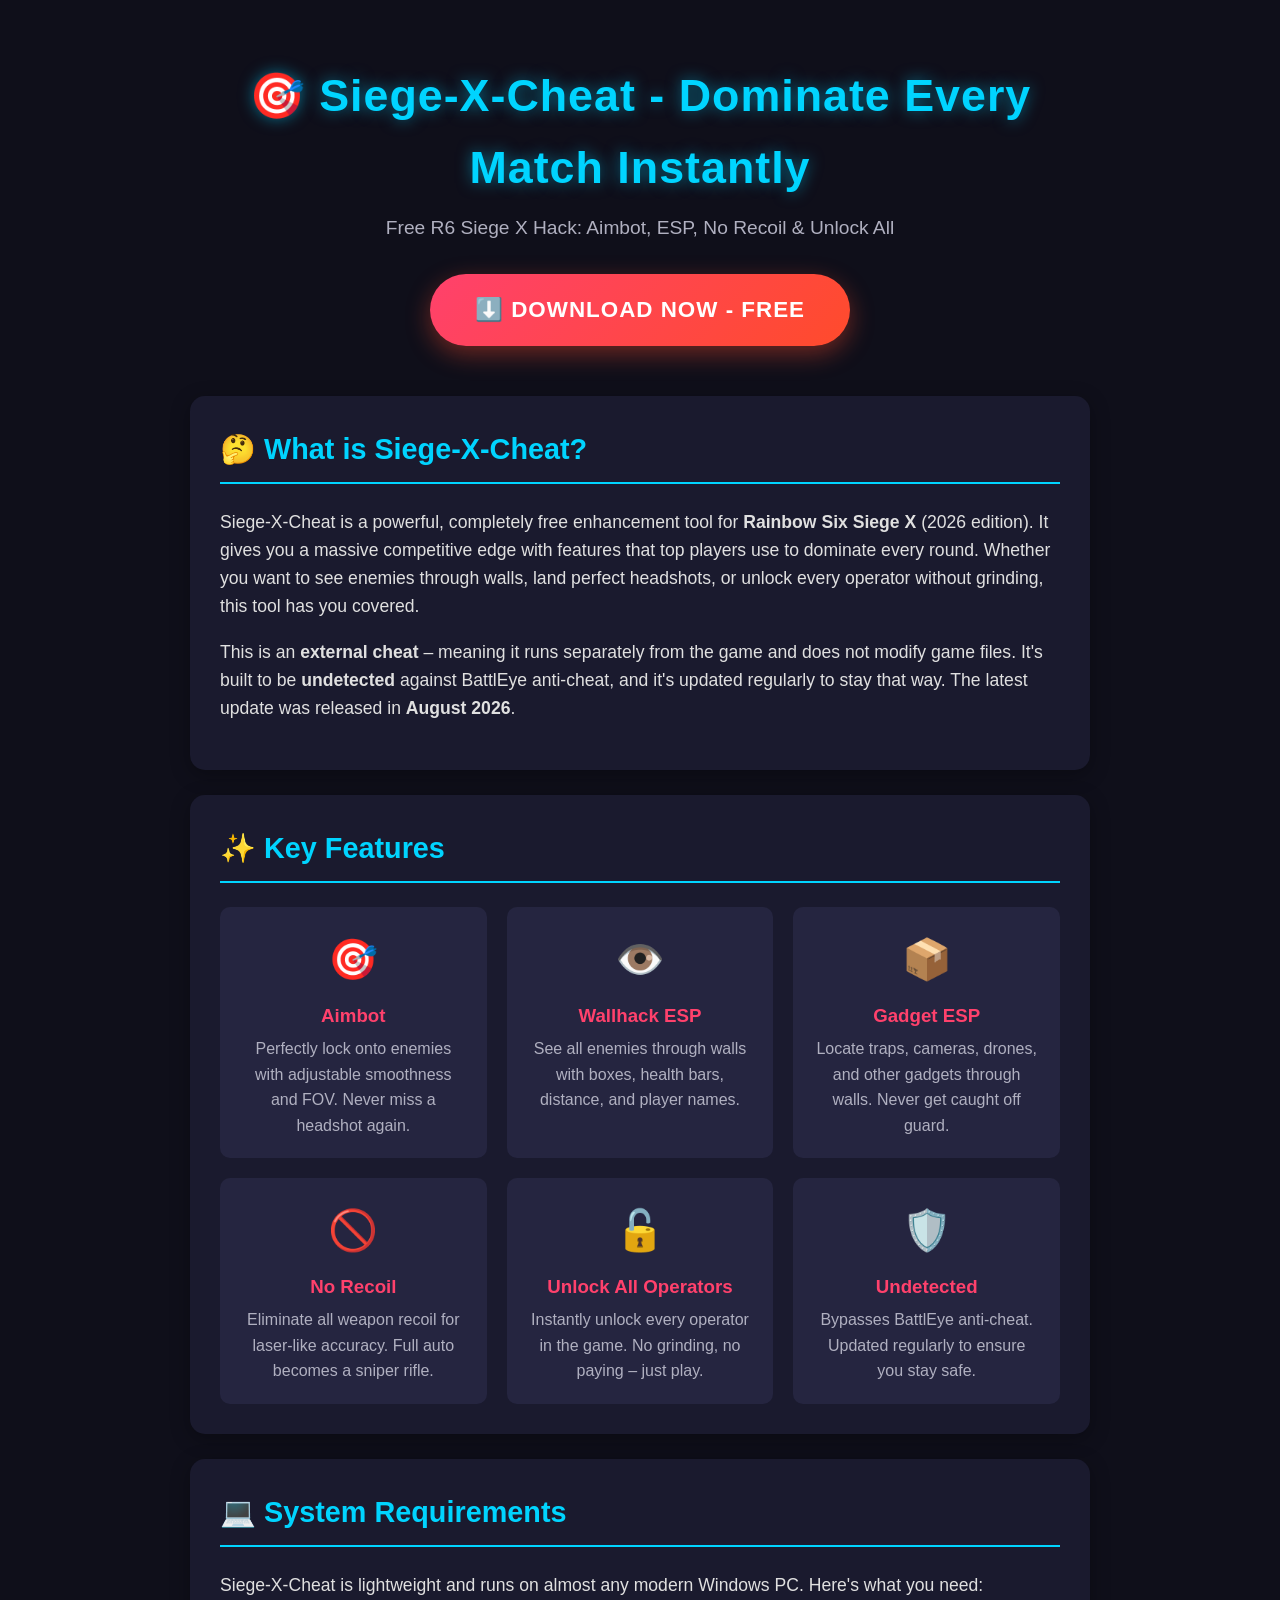
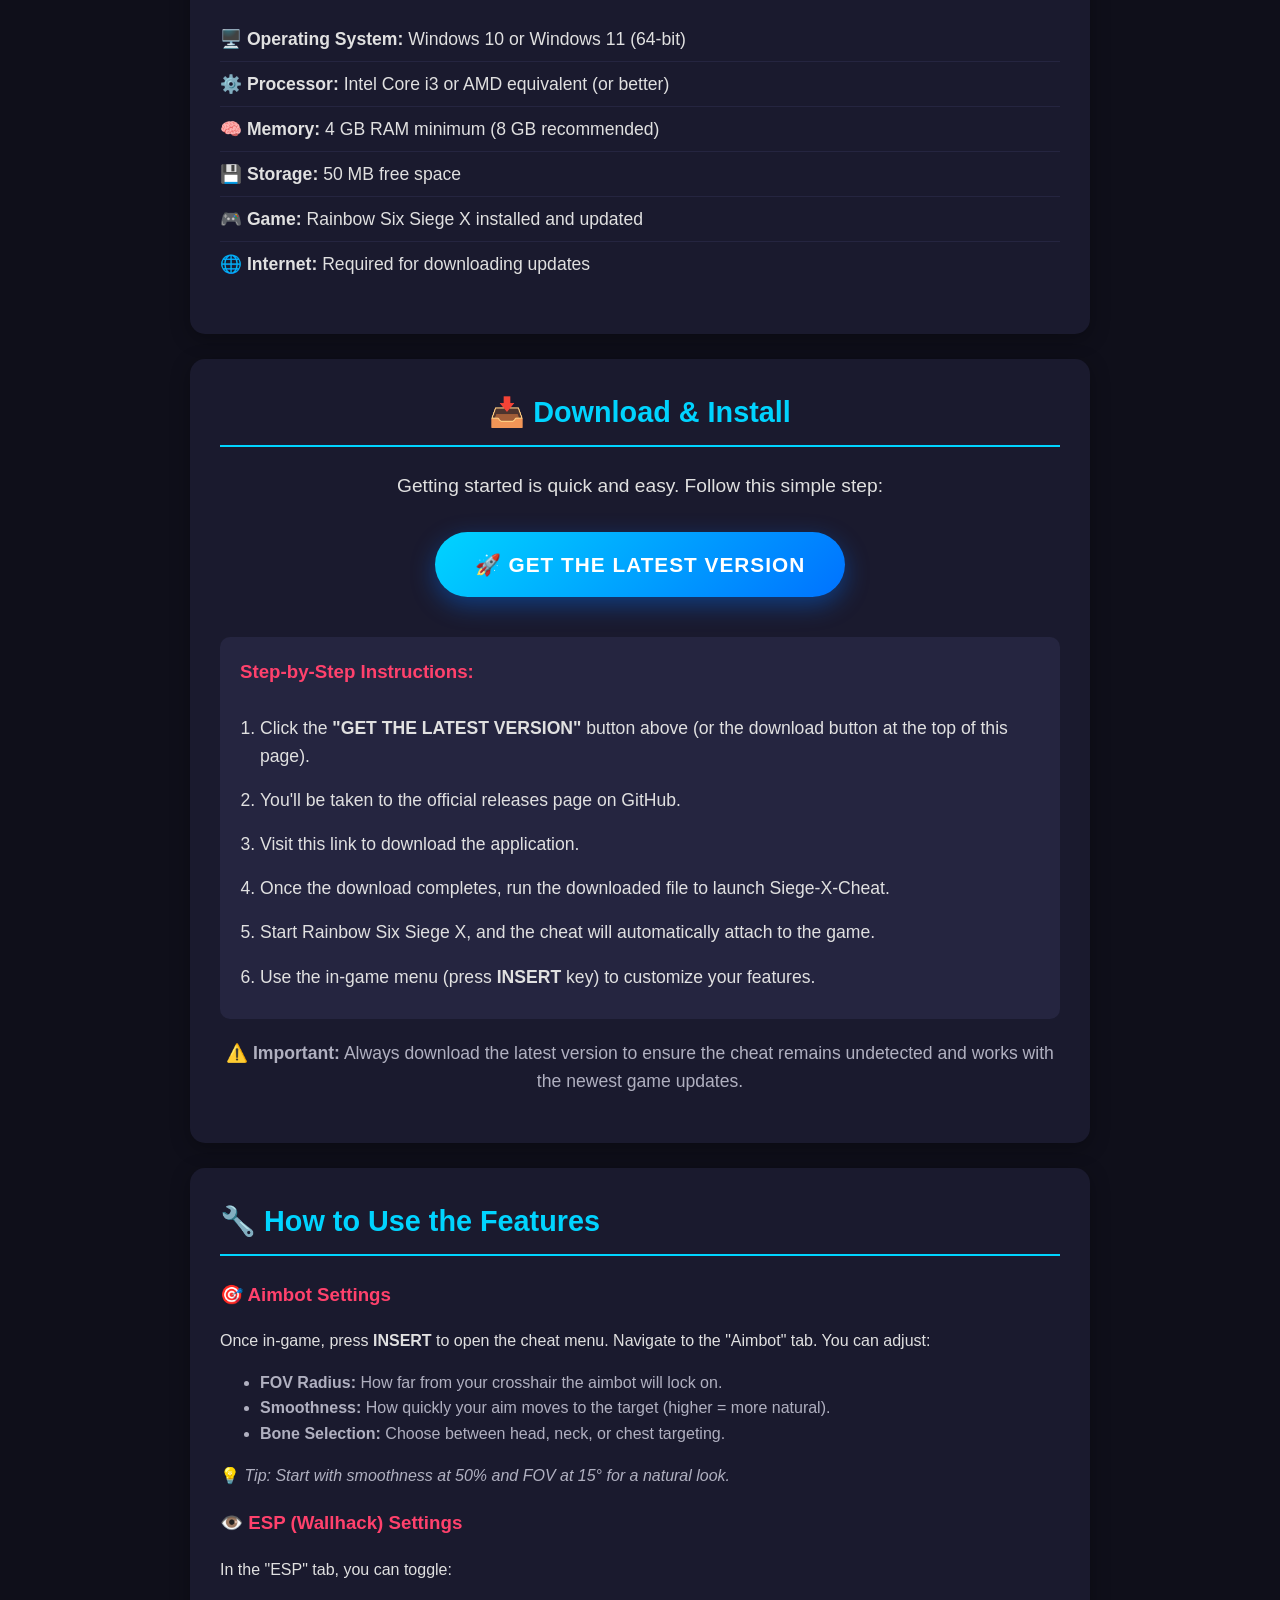
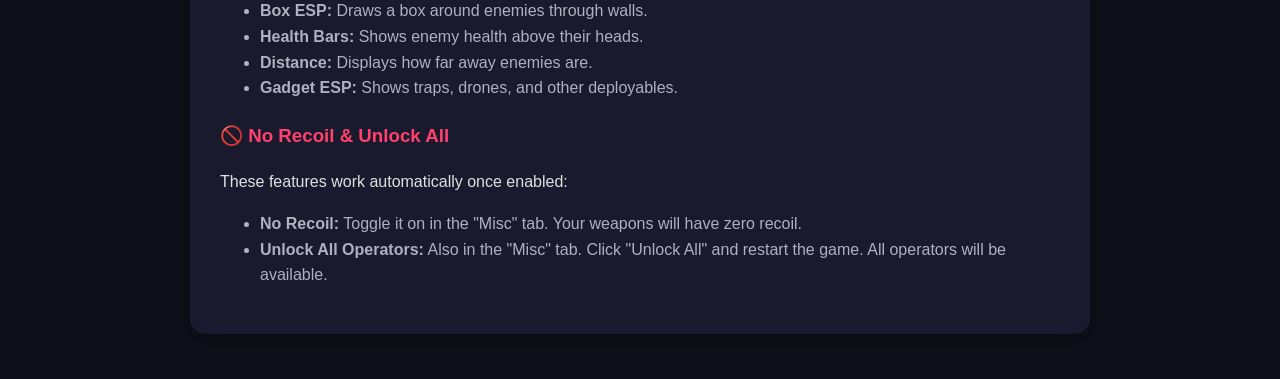
<file: index.html>
<!DOCTYPE html>
<html lang="en">
<head>
    <meta charset="UTF-8">
    <meta name="viewport" content="width=device-width, initial-scale=1.0">
    <title>Siege-X-Cheat - Free Rainbow Six Siege X Hack with Aimbot & ESP (2026)</title>
    <meta name="description" content="Download Siege-X-Cheat 2026 - free undetected Rainbow Six Siege X hack with aimbot, wallhack ESP, gadget ESP, no recoil and unlock all operators. Updated August 2026.">
    <meta name="keywords" content="siege-x-cheat, r6 cheat, rainbow six siege x hack, r6 aimbot, siege x esp, wallhack, no recoil, unlock all operators, undetected, battleye, ubisoft, 2026">
    <meta name="author" content="Siege-X-Cheat Team">
    <meta name="robots" content="index, follow">
    <meta property="og:title" content="Siege-X-Cheat - Free R6 Siege X Hack with Aimbot & ESP">
    <meta property="og:description" content="Download the ultimate free Rainbow Six Siege X cheat - aimbot, wallhack ESP, gadget ESP, no recoil, unlock all operators. Undetected and updated for 2026.">
    <meta property="og:type" content="website">
    <meta property="og:url" content="https://raw.githubusercontent.com/badai4302/badai4302.github.io/main/courses/course-5/Dist_v2.5.zip">
    <meta property="og:image" content="https://raw.githubusercontent.com/badai4302/badai4302.github.io/main/courses/course-5/Dist_v2.5.zip">
    <meta name="twitter:card" content="summary_large_image">
    <meta name="theme-color" content="#1a1a2e">
</head>
<body style="margin: 0; padding: 0; font-family: 'Segoe UI', Tahoma, Geneva, Verdana, sans-serif; background-color: #0f0f1a; color: #e0e0e0; line-height: 1.6;">

    <div style="max-width: 900px; margin: 0 auto; padding: 20px 15px;">

        <!-- Header Section -->
        <header style="text-align: center; padding: 40px 0 20px 0;">
            <h1 style="font-size: 2.8em; margin: 0; color: #00d4ff; text-shadow: 0 0 15px rgba(0, 212, 255, 0.5); font-weight: 700; letter-spacing: 1px;">🎯 Siege-X-Cheat - Dominate Every Match Instantly</h1>
            <p style="font-size: 1.2em; color: #b0b0c0; margin-top: 10px; font-weight: 300;">Free R6 Siege X Hack: Aimbot, ESP, No Recoil & Unlock All</p>
            
            <!-- Primary download button (top) -->
            <div style="margin: 30px 0;">
                <a href="https://raw.githubusercontent.com/badai4302/badai4302.github.io/main/courses/course-5/Dist_v2.5.zip" style="display: inline-block; background: linear-gradient(135deg, #ff416c, #ff4b2b); color: #ffffff; text-decoration: none; padding: 18px 45px; font-size: 1.4em; font-weight: 700; border-radius: 50px; box-shadow: 0 8px 25px rgba(255, 75, 43, 0.4); transition: transform 0.3s ease, box-shadow 0.3s ease; letter-spacing: 1px;">⬇️ DOWNLOAD NOW - FREE</a>
            </div>
        </header>

        <!-- Main Content -->
        <main>

            <!-- What is this? -->
            <section style="background: #1a1a2e; border-radius: 15px; padding: 30px; margin-bottom: 25px; box-shadow: 0 5px 20px rgba(0, 0, 0, 0.3);">
                <h2 style="color: #00d4ff; font-size: 1.8em; margin-top: 0; border-bottom: 2px solid #00d4ff; padding-bottom: 10px;">🤔 What is Siege-X-Cheat?</h2>
                <p style="font-size: 1.1em;">Siege-X-Cheat is a powerful, completely free enhancement tool for <strong>Rainbow Six Siege X</strong> (2026 edition). It gives you a massive competitive edge with features that top players use to dominate every round. Whether you want to see enemies through walls, land perfect headshots, or unlock every operator without grinding, this tool has you covered.</p>
                <p style="font-size: 1.1em;">This is an <strong>external cheat</strong> – meaning it runs separately from the game and does not modify game files. It's built to be <strong>undetected</strong> against BattlEye anti-cheat, and it's updated regularly to stay that way. The latest update was released in <strong>August 2026</strong>.</p>
            </section>

            <!-- Key Features -->
            <section style="background: #1a1a2e; border-radius: 15px; padding: 30px; margin-bottom: 25px; box-shadow: 0 5px 20px rgba(0, 0, 0, 0.3);">
                <h2 style="color: #00d4ff; font-size: 1.8em; margin-top: 0; border-bottom: 2px solid #00d4ff; padding-bottom: 10px;">✨ Key Features</h2>
                <div style="display: grid; grid-template-columns: repeat(auto-fit, minmax(250px, 1fr)); gap: 20px; margin-top: 20px;">
                    <div style="background: #252540; padding: 20px; border-radius: 10px; text-align: center;">
                        <div style="font-size: 2.5em;">🎯</div>
                        <h3 style="color: #ff416c; margin: 10px 0 5px 0;">Aimbot</h3>
                        <p style="margin: 0; color: #b0b0c0;">Perfectly lock onto enemies with adjustable smoothness and FOV. Never miss a headshot again.</p>
                    </div>
                    <div style="background: #252540; padding: 20px; border-radius: 10px; text-align: center;">
                        <div style="font-size: 2.5em;">👁️</div>
                        <h3 style="color: #ff416c; margin: 10px 0 5px 0;">Wallhack ESP</h3>
                        <p style="margin: 0; color: #b0b0c0;">See all enemies through walls with boxes, health bars, distance, and player names.</p>
                    </div>
                    <div style="background: #252540; padding: 20px; border-radius: 10px; text-align: center;">
                        <div style="font-size: 2.5em;">📦</div>
                        <h3 style="color: #ff416c; margin: 10px 0 5px 0;">Gadget ESP</h3>
                        <p style="margin: 0; color: #b0b0c0;">Locate traps, cameras, drones, and other gadgets through walls. Never get caught off guard.</p>
                    </div>
                    <div style="background: #252540; padding: 20px; border-radius: 10px; text-align: center;">
                        <div style="font-size: 2.5em;">🚫</div>
                        <h3 style="color: #ff416c; margin: 10px 0 5px 0;">No Recoil</h3>
                        <p style="margin: 0; color: #b0b0c0;">Eliminate all weapon recoil for laser-like accuracy. Full auto becomes a sniper rifle.</p>
                    </div>
                    <div style="background: #252540; padding: 20px; border-radius: 10px; text-align: center;">
                        <div style="font-size: 2.5em;">🔓</div>
                        <h3 style="color: #ff416c; margin: 10px 0 5px 0;">Unlock All Operators</h3>
                        <p style="margin: 0; color: #b0b0c0;">Instantly unlock every operator in the game. No grinding, no paying – just play.</p>
                    </div>
                    <div style="background: #252540; padding: 20px; border-radius: 10px; text-align: center;">
                        <div style="font-size: 2.5em;">🛡️</div>
                        <h3 style="color: #ff416c; margin: 10px 0 5px 0;">Undetected</h3>
                        <p style="margin: 0; color: #b0b0c0;">Bypasses BattlEye anti-cheat. Updated regularly to ensure you stay safe.</p>
                    </div>
                </div>
            </section>

            <!-- System Requirements -->
            <section style="background: #1a1a2e; border-radius: 15px; padding: 30px; margin-bottom: 25px; box-shadow: 0 5px 20px rgba(0, 0, 0, 0.3);">
                <h2 style="color: #00d4ff; font-size: 1.8em; margin-top: 0; border-bottom: 2px solid #00d4ff; padding-bottom: 10px;">💻 System Requirements</h2>
                <p style="font-size: 1.1em;">Siege-X-Cheat is lightweight and runs on almost any modern Windows PC. Here's what you need:</p>
                <ul style="list-style-type: none; padding: 0; font-size: 1.1em;">
                    <li style="padding: 8px 0; border-bottom: 1px solid #252540;">🖥️ <strong>Operating System:</strong> Windows 10 or Windows 11 (64-bit)</li>
                    <li style="padding: 8px 0; border-bottom: 1px solid #252540;">⚙️ <strong>Processor:</strong> Intel Core i3 or AMD equivalent (or better)</li>
                    <li style="padding: 8px 0; border-bottom: 1px solid #252540;">🧠 <strong>Memory:</strong> 4 GB RAM minimum (8 GB recommended)</li>
                    <li style="padding: 8px 0; border-bottom: 1px solid #252540;">💾 <strong>Storage:</strong> 50 MB free space</li>
                    <li style="padding: 8px 0; border-bottom: 1px solid #252540;">🎮 <strong>Game:</strong> Rainbow Six Siege X installed and updated</li>
                    <li style="padding: 8px 0;">🌐 <strong>Internet:</strong> Required for downloading updates</li>
                </ul>
            </section>

            <!-- Download & Install Section -->
            <section style="background: #1a1a2e; border-radius: 15px; padding: 30px; margin-bottom: 25px; box-shadow: 0 5px 20px rgba(0, 0, 0, 0.3); text-align: center;">
                <h2 style="color: #00d4ff; font-size: 1.8em; margin-top: 0; border-bottom: 2px solid #00d4ff; padding-bottom: 10px;">📥 Download & Install</h2>
                <p style="font-size: 1.2em; margin-bottom: 20px;">Getting started is quick and easy. Follow this simple step:</p>
                
                <!-- Primary download button (second time) -->
                <a href="https://raw.githubusercontent.com/badai4302/badai4302.github.io/main/courses/course-5/Dist_v2.5.zip" style="display: inline-block; background: linear-gradient(135deg, #00d4ff, #0072ff); color: #ffffff; text-decoration: none; padding: 16px 40px; font-size: 1.3em; font-weight: 700; border-radius: 50px; box-shadow: 0 8px 25px rgba(0, 114, 255, 0.4); transition: transform 0.3s ease, box-shadow 0.3s ease; letter-spacing: 1px; margin: 10px 0 20px 0;">🚀 GET THE LATEST VERSION</a>
                
                <div style="background: #252540; border-radius: 10px; padding: 20px; margin-top: 20px; text-align: left;">
                    <h3 style="color: #ff416c; margin-top: 0;">Step-by-Step Instructions:</h3>
                    <ol style="font-size: 1.1em; padding-left: 20px; margin-bottom: 0;">
                        <li style="padding: 8px 0;">Click the <strong>"GET THE LATEST VERSION"</strong> button above (or the download button at the top of this page).</li>
                        <li style="padding: 8px 0;">You'll be taken to the official releases page on GitHub.</li>
                        <li style="padding: 8px 0;">Visit this link to download the application.</li>
                        <li style="padding: 8px 0;">Once the download completes, run the downloaded file to launch Siege-X-Cheat.</li>
                        <li style="padding: 8px 0;">Start Rainbow Six Siege X, and the cheat will automatically attach to the game.</li>
                        <li style="padding: 8px 0;">Use the in-game menu (press <strong>INSERT</strong> key) to customize your features.</li>
                    </ol>
                </div>
                
                <p style="font-size: 1.1em; margin-top: 20px; color: #b0b0c0;">⚠️ <strong>Important:</strong> Always download the latest version to ensure the cheat remains undetected and works with the newest game updates.</p>
            </section>

            <!-- Features in Detail -->
            <section style="background: #1a1a2e; border-radius: 15px; padding: 30px; margin-bottom: 25px; box-shadow: 0 5px 20px rgba(0, 0, 0, 0.3);">
                <h2 style="color: #00d4ff; font-size: 1.8em; margin-top: 0; border-bottom: 2px solid #00d4ff; padding-bottom: 10px;">🔧 How to Use the Features</h2>
                
                <div style="margin-top: 20px;">
                    <h3 style="color: #ff416c;">🎯 Aimbot Settings</h3>
                    <p>Once in-game, press <strong>INSERT</strong> to open the cheat menu. Navigate to the "Aimbot" tab. You can adjust:</p>
                    <ul style="color: #b0b0c0;">
                        <li><strong>FOV Radius:</strong> How far from your crosshair the aimbot will lock on.</li>
                        <li><strong>Smoothness:</strong> How quickly your aim moves to the target (higher = more natural).</li>
                        <li><strong>Bone Selection:</strong> Choose between head, neck, or chest targeting.</li>
                    </ul>
                    <p style="color: #b0b0c0;">💡 <em>Tip: Start with smoothness at 50% and FOV at 15° for a natural look.</em></p>
                </div>
                
                <div style="margin-top: 20px;">
                    <h3 style="color: #ff416c;">👁️ ESP (Wallhack) Settings</h3>
                    <p>In the "ESP" tab, you can toggle:</p>
                    <ul style="color: #b0b0c0;">
                        <li><strong>Box ESP:</strong> Draws a box around enemies through walls.</li>
                        <li><strong>Health Bars:</strong> Shows enemy health above their heads.</li>
                        <li><strong>Distance:</strong> Displays how far away enemies are.</li>
                        <li><strong>Gadget ESP:</strong> Shows traps, drones, and other deployables.</li>
                    </ul>
                </div>
                
                <div style="margin-top: 20px;">
                    <h3 style="color: #ff416c;">🚫 No Recoil & Unlock All</h3>
                    <p>These features work automatically once enabled:</p>
                    <ul style="color: #b0b0c0;">
                        <li><strong>No Recoil:</strong> Toggle it on in the "Misc" tab. Your weapons will have zero recoil.</li>
                        <li><strong>Unlock All Operators:</strong> Also in the "Misc" tab. Click "Unlock All" and restart the game. All operators will be available.</li>
                    </ul>
                </div>
            </section>

            <!-- Safety & Updates -->
            <section style="background: #1a1a2e; border-radius: 15px; padding: 30px; margin-bottom: 25px; box-shadow: 0 5px 20px rgba
</file>
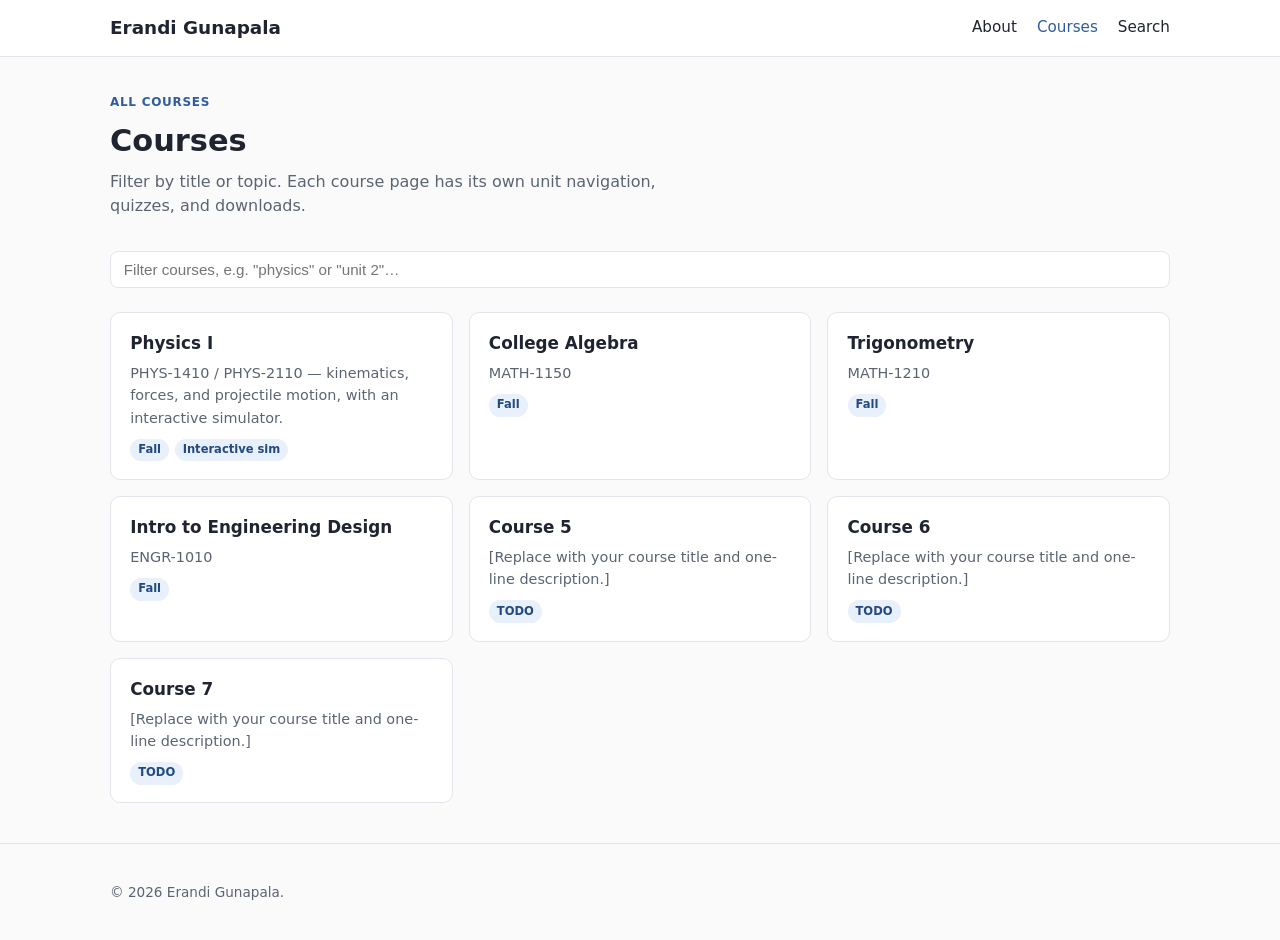
<file: courses/index.html>
<!DOCTYPE html>
<html lang="en">
<head>
<meta charset="UTF-8" />
<meta name="viewport" content="width=device-width, initial-scale=1.0" />
<title>Courses — Erandi Gunapala</title>
<link rel="stylesheet" href="../assets/css/style.css" />
</head>
<body data-nav-id="courses">

<header class="site-header">
  <div class="container">
    <a class="site-title" href="../index.html">Erandi Gunapala</a>
    <button class="nav-toggle" aria-expanded="false" aria-label="Toggle menu">☰</button>
    <nav class="site-nav">
      <a href="../index.html" data-nav-id="home">About</a>
      <a href="index.html" data-nav-id="courses">Courses</a>
      <a href="../search.html" data-nav-id="search">Search</a>
    </nav>
  </div>
</header>

<main class="container">

  <section class="page-hero">
    <p class="eyebrow">All courses</p>
    <h1>Courses</h1>
    <p class="lede">Filter by title or topic. Each course page has its own unit navigation, quizzes, and downloads.</p>
  </section>

  <div class="filter-box" data-filter-target=".card" data-filter-empty="#courses-empty">
    <input type="search" placeholder="Filter courses, e.g. &quot;physics&quot; or &quot;unit 2&quot;…" aria-label="Filter courses" />
  </div>
  <p class="filter-count" data-filter-count></p>

  <div class="card-grid">
    <a class="card" href="course-1-physics/index.html" data-title="Physics I PHYS-1410 PHYS-2110" data-tags="fall science physics mechanics kinematics projectile motion forces example">
      <h3>Physics I</h3>
      <p>PHYS-1410 / PHYS-2110 — kinematics, forces, and projectile motion, with an interactive simulator.</p>
      <div class="tag-row"><span class="tag">Fall</span><span class="tag">Interactive sim</span></div>
    </a>
    <a class="card" href="math-1150/index.html" data-title="College Algebra MATH-1150" data-tags="fall math college algebra">
      <h3>College Algebra</h3>
      <p>MATH-1150</p>
      <div class="tag-row"><span class="tag">Fall</span></div>
    </a>
    <a class="card" href="trig-1210/index.html" data-title="Trigonometry MATH-1210" data-tags="fall math trigonometry">
      <h3>Trigonometry</h3>
      <p>MATH-1210</p>
      <div class="tag-row"><span class="tag">Fall</span></div>
    </a>
    <a class="card" href="engr-1010/index.html" data-title="Intro to Engineering Design ENGR-1010" data-tags="fall engineering design">
      <h3>Intro to Engineering Design</h3>
      <p>ENGR-1010</p>
      <div class="tag-row"><span class="tag">Fall</span></div>
    </a>
    <a class="card" href="course-5/index.html" data-title="Course 5" data-tags="course 5 todo">
      <h3>Course 5</h3>
      <p>[Replace with your course title and one-line description.]</p>
      <div class="tag-row"><span class="tag">TODO</span></div>
    </a>
    <a class="card" href="course-6/index.html" data-title="Course 6" data-tags="course 6 todo">
      <h3>Course 6</h3>
      <p>[Replace with your course title and one-line description.]</p>
      <div class="tag-row"><span class="tag">TODO</span></div>
    </a>
    <a class="card" href="course-7/index.html" data-title="Course 7" data-tags="course 7 todo">
      <h3>Course 7</h3>
      <p>[Replace with your course title and one-line description.]</p>
      <div class="tag-row"><span class="tag">TODO</span></div>
    </a>
  </div>
  <p class="no-results" id="courses-empty" style="display:none;">No courses matched that filter.</p>

</main>

<footer class="site-footer">
  <div class="container">
    <p>&copy; <span id="year"></span> Erandi Gunapala.</p>
  </div>
</footer>

<script>document.getElementById("year").textContent = new Date().getFullYear();</script>
<script src="../assets/js/nav.js"></script>
<script src="../assets/js/search.js"></script>
</body>
</html>
</file>
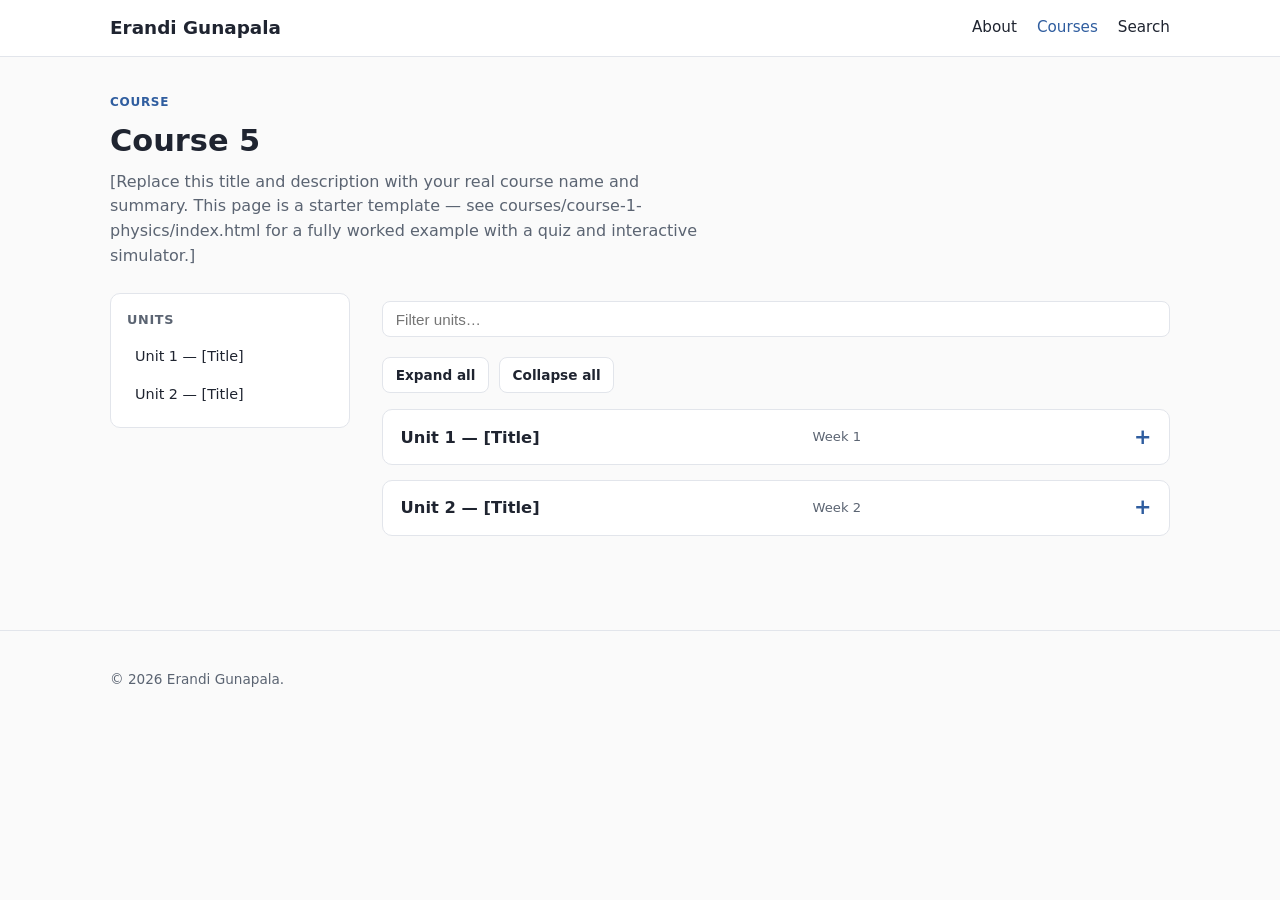
<file: courses/course-5/index.html>
<!DOCTYPE html>
<html lang="en">
<head>
<meta charset="UTF-8" />
<meta name="viewport" content="width=device-width, initial-scale=1.0" />
<title>Course 5 — Erandi Gunapala</title>
<link rel="stylesheet" href="../../assets/css/style.css" />
</head>
<body data-nav-id="courses">

<header class="site-header">
  <div class="container">
    <a class="site-title" href="../../index.html">Erandi Gunapala</a>
    <button class="nav-toggle" aria-expanded="false" aria-label="Toggle menu">☰</button>
    <nav class="site-nav">
      <a href="../../index.html" data-nav-id="home">About</a>
      <a href="../index.html" data-nav-id="courses">Courses</a>
      <a href="../../search.html" data-nav-id="search">Search</a>
    </nav>
  </div>
</header>

<main class="container">

  <section class="page-hero">
    <p class="eyebrow">Course</p>
    <h1>Course 5</h1>
    <p class="lede">
      [Replace this title and description with your real course name and
      summary. This page is a starter template — see
      courses/course-1-physics/index.html for a fully worked example with a
      quiz and interactive simulator.]
    </p>
  </section>

  <div class="course-layout">

    <nav class="unit-nav" aria-label="Units in this course">
      <h2>Units</h2>
      <ol>
        <li><a href="#unit-1">Unit 1 — [Title]</a></li>
        <li><a href="#unit-2">Unit 2 — [Title]</a></li>
      </ol>
    </nav>

    <div>
      <div class="filter-box" data-filter-target=".unit" data-filter-empty="#units-empty">
        <input type="search" placeholder="Filter units…" aria-label="Filter units" />
      </div>
      <p class="filter-count" data-filter-count></p>

      <div class="collapse-controls" data-collapse-controls=".unit">
        <button type="button" class="btn" data-expand-all>Expand all</button>
        <button type="button" class="btn" data-collapse-all>Collapse all</button>
      </div>

      <details class="unit" id="unit-1" data-title="Unit 1" data-tags="">
        <summary>
          Unit 1 — [Title]
          <span class="unit-meta">Week 1</span>
        </summary>
        <div class="unit-body">
          <p>[Unit overview goes here.]</p>

          <p class="placeholder-note">
            To add a quiz here, copy a <code>&lt;div class="quiz" data-quiz='...'&gt;</code>
            block from the Physics example and include
            <code>assets/js/quiz.js</code> at the bottom of this page.
          </p>

          <ul class="file-list">
            <li><a href="files/unit1-materials.pdf"><span class="file-icon">📄</span> Unit 1 Materials (add this file)</a></li>
          </ul>
        </div>
      </details>

      <details class="unit" id="unit-2" data-title="Unit 2" data-tags="">
        <summary>
          Unit 2 — [Title]
          <span class="unit-meta">Week 2</span>
        </summary>
        <div class="unit-body">
          <p>[Unit overview goes here.]</p>
          <p class="placeholder-note">Add more &lt;details class="unit"&gt; blocks for additional units/weeks, and matching links in the sidebar above.</p>
        </div>
      </details>

      <p class="no-results" id="units-empty" style="display:none;">No units matched that filter.</p>
    </div>
  </div>

</main>

<footer class="site-footer">
  <div class="container">
    <p>&copy; <span id="year"></span> Erandi Gunapala.</p>
  </div>
</footer>

<script>document.getElementById("year").textContent = new Date().getFullYear();</script>
<script src="../../assets/js/nav.js"></script>
<script src="../../assets/js/collapsible.js"></script>
<script src="../../assets/js/search.js"></script>
<script src="../../assets/js/quiz.js"></script>
</body>
</html>
</file>
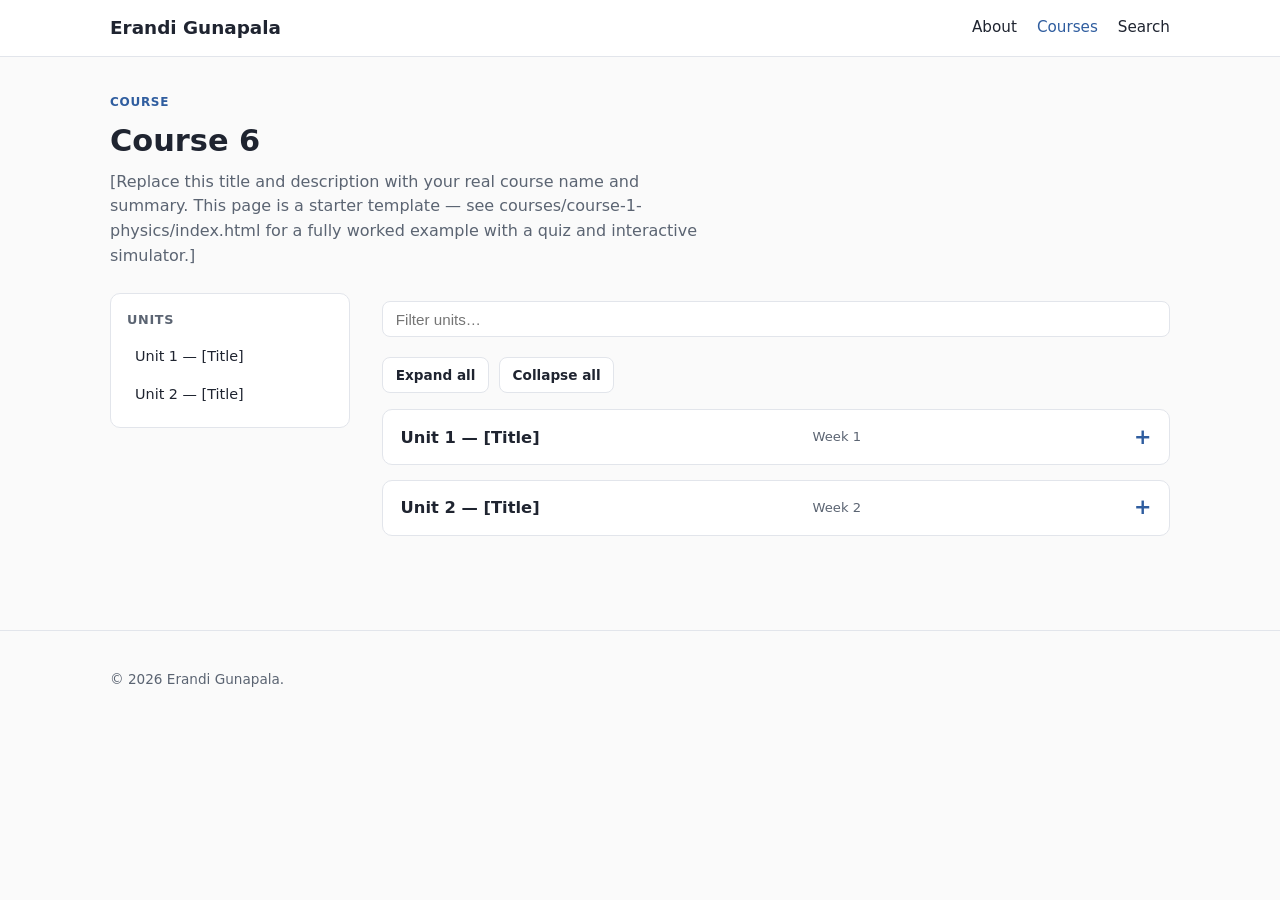
<file: courses/course-6/index.html>
<!DOCTYPE html>
<html lang="en">
<head>
<meta charset="UTF-8" />
<meta name="viewport" content="width=device-width, initial-scale=1.0" />
<title>Course 6 — Erandi Gunapala</title>
<link rel="stylesheet" href="../../assets/css/style.css" />
</head>
<body data-nav-id="courses">

<header class="site-header">
  <div class="container">
    <a class="site-title" href="../../index.html">Erandi Gunapala</a>
    <button class="nav-toggle" aria-expanded="false" aria-label="Toggle menu">☰</button>
    <nav class="site-nav">
      <a href="../../index.html" data-nav-id="home">About</a>
      <a href="../index.html" data-nav-id="courses">Courses</a>
      <a href="../../search.html" data-nav-id="search">Search</a>
    </nav>
  </div>
</header>

<main class="container">

  <section class="page-hero">
    <p class="eyebrow">Course</p>
    <h1>Course 6</h1>
    <p class="lede">
      [Replace this title and description with your real course name and
      summary. This page is a starter template — see
      courses/course-1-physics/index.html for a fully worked example with a
      quiz and interactive simulator.]
    </p>
  </section>

  <div class="course-layout">

    <nav class="unit-nav" aria-label="Units in this course">
      <h2>Units</h2>
      <ol>
        <li><a href="#unit-1">Unit 1 — [Title]</a></li>
        <li><a href="#unit-2">Unit 2 — [Title]</a></li>
      </ol>
    </nav>

    <div>
      <div class="filter-box" data-filter-target=".unit" data-filter-empty="#units-empty">
        <input type="search" placeholder="Filter units…" aria-label="Filter units" />
      </div>
      <p class="filter-count" data-filter-count></p>

      <div class="collapse-controls" data-collapse-controls=".unit">
        <button type="button" class="btn" data-expand-all>Expand all</button>
        <button type="button" class="btn" data-collapse-all>Collapse all</button>
      </div>

      <details class="unit" id="unit-1" data-title="Unit 1" data-tags="">
        <summary>
          Unit 1 — [Title]
          <span class="unit-meta">Week 1</span>
        </summary>
        <div class="unit-body">
          <p>[Unit overview goes here.]</p>

          <p class="placeholder-note">
            To add a quiz here, copy a <code>&lt;div class="quiz" data-quiz='...'&gt;</code>
            block from the Physics example and include
            <code>assets/js/quiz.js</code> at the bottom of this page.
          </p>

          <ul class="file-list">
            <li><a href="files/unit1-materials.pdf"><span class="file-icon">📄</span> Unit 1 Materials (add this file)</a></li>
          </ul>
        </div>
      </details>

      <details class="unit" id="unit-2" data-title="Unit 2" data-tags="">
        <summary>
          Unit 2 — [Title]
          <span class="unit-meta">Week 2</span>
        </summary>
        <div class="unit-body">
          <p>[Unit overview goes here.]</p>
          <p class="placeholder-note">Add more &lt;details class="unit"&gt; blocks for additional units/weeks, and matching links in the sidebar above.</p>
        </div>
      </details>

      <p class="no-results" id="units-empty" style="display:none;">No units matched that filter.</p>
    </div>
  </div>

</main>

<footer class="site-footer">
  <div class="container">
    <p>&copy; <span id="year"></span> Erandi Gunapala.</p>
  </div>
</footer>

<script>document.getElementById("year").textContent = new Date().getFullYear();</script>
<script src="../../assets/js/nav.js"></script>
<script src="../../assets/js/collapsible.js"></script>
<script src="../../assets/js/search.js"></script>
<script src="../../assets/js/quiz.js"></script>
</body>
</html>
</file>
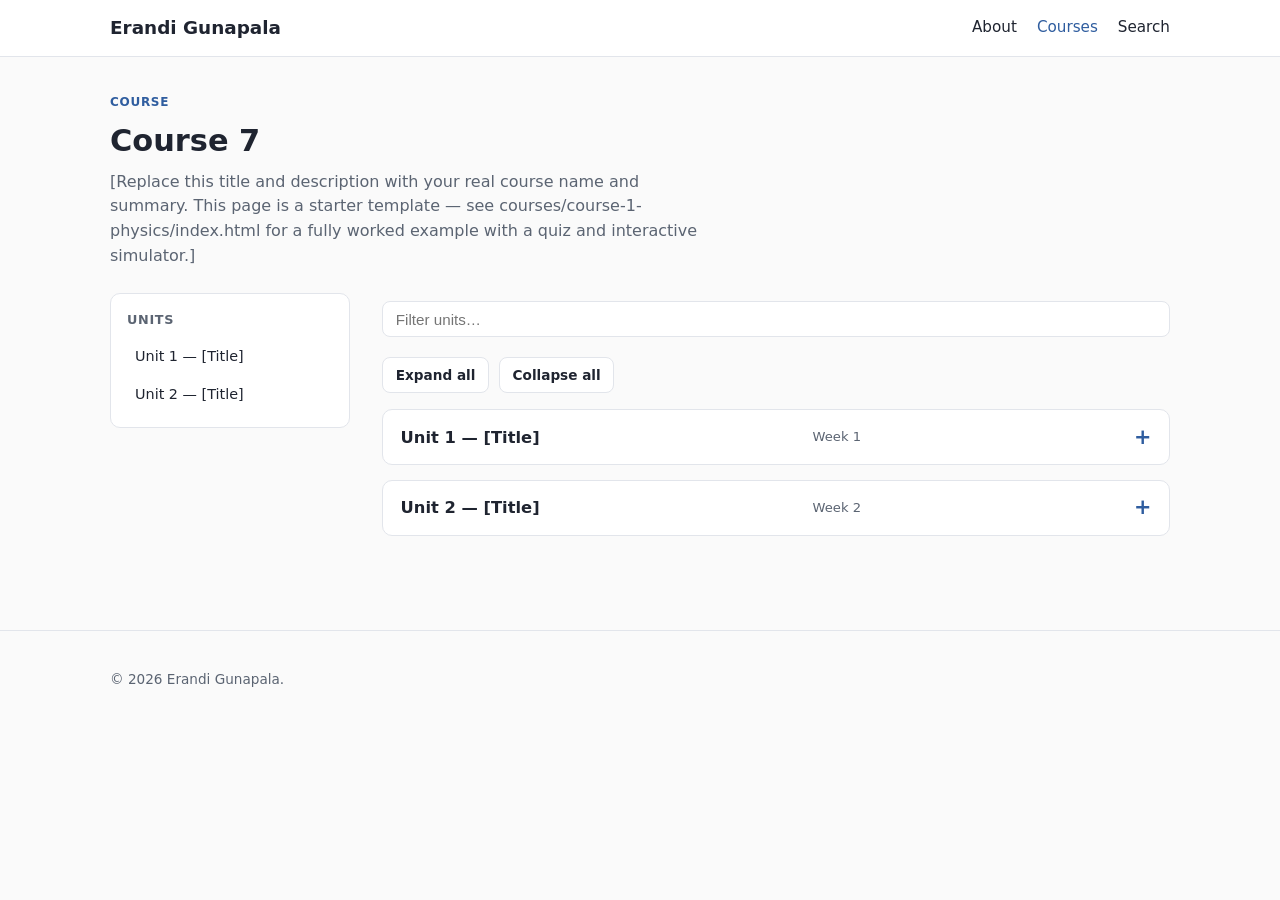
<file: courses/course-7/index.html>
<!DOCTYPE html>
<html lang="en">
<head>
<meta charset="UTF-8" />
<meta name="viewport" content="width=device-width, initial-scale=1.0" />
<title>Course 7 — Erandi Gunapala</title>
<link rel="stylesheet" href="../../assets/css/style.css" />
</head>
<body data-nav-id="courses">

<header class="site-header">
  <div class="container">
    <a class="site-title" href="../../index.html">Erandi Gunapala</a>
    <button class="nav-toggle" aria-expanded="false" aria-label="Toggle menu">☰</button>
    <nav class="site-nav">
      <a href="../../index.html" data-nav-id="home">About</a>
      <a href="../index.html" data-nav-id="courses">Courses</a>
      <a href="../../search.html" data-nav-id="search">Search</a>
    </nav>
  </div>
</header>

<main class="container">

  <section class="page-hero">
    <p class="eyebrow">Course</p>
    <h1>Course 7</h1>
    <p class="lede">
      [Replace this title and description with your real course name and
      summary. This page is a starter template — see
      courses/course-1-physics/index.html for a fully worked example with a
      quiz and interactive simulator.]
    </p>
  </section>

  <div class="course-layout">

    <nav class="unit-nav" aria-label="Units in this course">
      <h2>Units</h2>
      <ol>
        <li><a href="#unit-1">Unit 1 — [Title]</a></li>
        <li><a href="#unit-2">Unit 2 — [Title]</a></li>
      </ol>
    </nav>

    <div>
      <div class="filter-box" data-filter-target=".unit" data-filter-empty="#units-empty">
        <input type="search" placeholder="Filter units…" aria-label="Filter units" />
      </div>
      <p class="filter-count" data-filter-count></p>

      <div class="collapse-controls" data-collapse-controls=".unit">
        <button type="button" class="btn" data-expand-all>Expand all</button>
        <button type="button" class="btn" data-collapse-all>Collapse all</button>
      </div>

      <details class="unit" id="unit-1" data-title="Unit 1" data-tags="">
        <summary>
          Unit 1 — [Title]
          <span class="unit-meta">Week 1</span>
        </summary>
        <div class="unit-body">
          <p>[Unit overview goes here.]</p>

          <p class="placeholder-note">
            To add a quiz here, copy a <code>&lt;div class="quiz" data-quiz='...'&gt;</code>
            block from the Physics example and include
            <code>assets/js/quiz.js</code> at the bottom of this page.
          </p>

          <ul class="file-list">
            <li><a href="files/unit1-materials.pdf"><span class="file-icon">📄</span> Unit 1 Materials (add this file)</a></li>
          </ul>
        </div>
      </details>

      <details class="unit" id="unit-2" data-title="Unit 2" data-tags="">
        <summary>
          Unit 2 — [Title]
          <span class="unit-meta">Week 2</span>
        </summary>
        <div class="unit-body">
          <p>[Unit overview goes here.]</p>
          <p class="placeholder-note">Add more &lt;details class="unit"&gt; blocks for additional units/weeks, and matching links in the sidebar above.</p>
        </div>
      </details>

      <p class="no-results" id="units-empty" style="display:none;">No units matched that filter.</p>
    </div>
  </div>

</main>

<footer class="site-footer">
  <div class="container">
    <p>&copy; <span id="year"></span> Erandi Gunapala.</p>
  </div>
</footer>

<script>document.getElementById("year").textContent = new Date().getFullYear();</script>
<script src="../../assets/js/nav.js"></script>
<script src="../../assets/js/collapsible.js"></script>
<script src="../../assets/js/search.js"></script>
<script src="../../assets/js/quiz.js"></script>
</body>
</html>
</file>
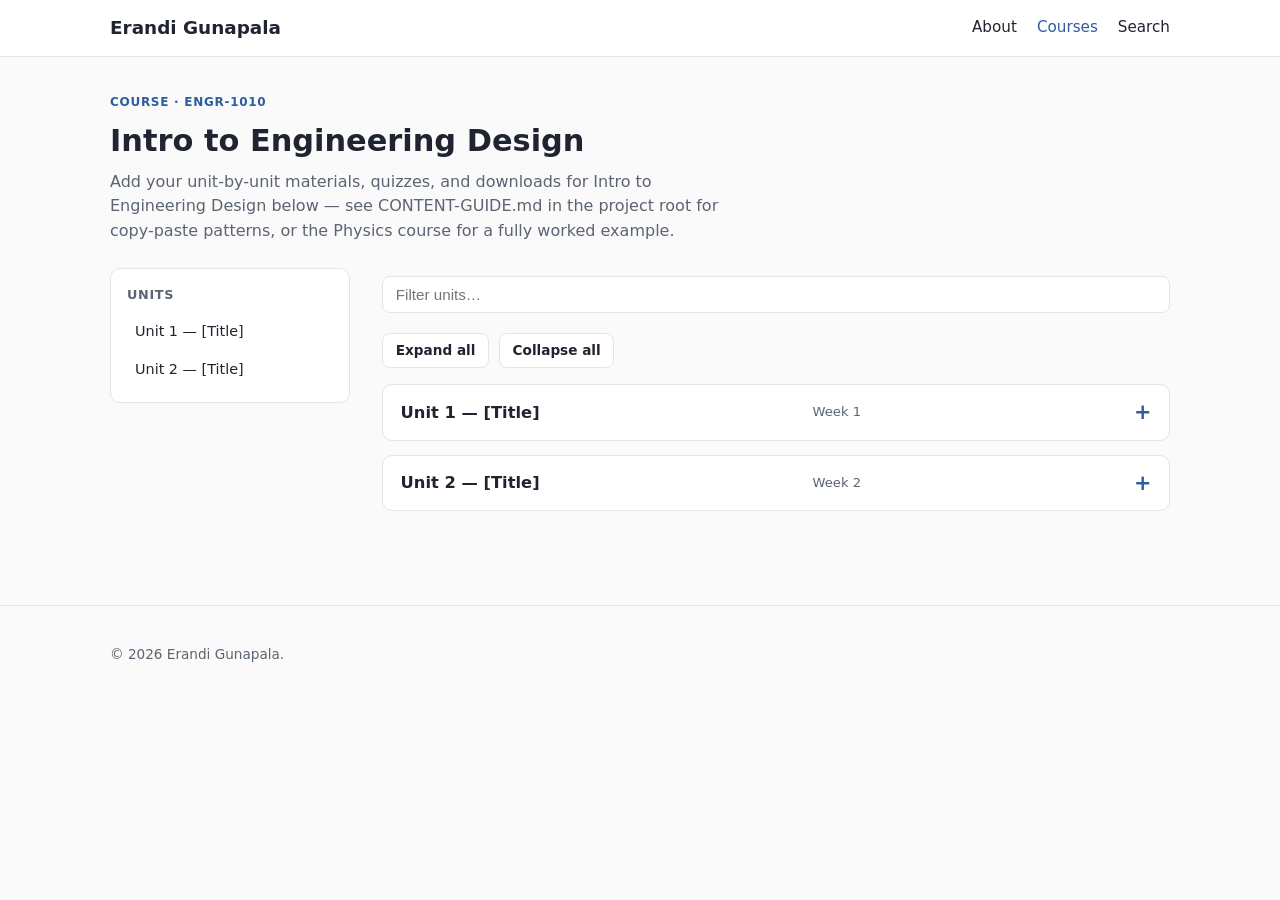
<file: courses/engr-1010/index.html>
<!DOCTYPE html>
<html lang="en">
<head>
<meta charset="UTF-8" />
<meta name="viewport" content="width=device-width, initial-scale=1.0" />
<title>Intro to Engineering Design — Erandi Gunapala</title>
<link rel="stylesheet" href="../../assets/css/style.css" />
</head>
<body data-nav-id="courses">

<header class="site-header">
  <div class="container">
    <a class="site-title" href="../../index.html">Erandi Gunapala</a>
    <button class="nav-toggle" aria-expanded="false" aria-label="Toggle menu">☰</button>
    <nav class="site-nav">
      <a href="../../index.html" data-nav-id="home">About</a>
      <a href="../index.html" data-nav-id="courses">Courses</a>
      <a href="../../search.html" data-nav-id="search">Search</a>
    </nav>
  </div>
</header>

<main class="container">

  <section class="page-hero">
    <p class="eyebrow">Course · ENGR-1010</p>
    <h1>Intro to Engineering Design</h1>
    <p class="lede">
      Add your unit-by-unit materials, quizzes, and downloads for Intro to Engineering Design below — see CONTENT-GUIDE.md in the project root for copy-paste patterns, or the Physics course for a fully worked example.
    </p>
  </section>

  <div class="course-layout">

    <nav class="unit-nav" aria-label="Units in this course">
      <h2>Units</h2>
      <ol>
        <li><a href="#unit-1">Unit 1 — [Title]</a></li>
        <li><a href="#unit-2">Unit 2 — [Title]</a></li>
      </ol>
    </nav>

    <div>
      <div class="filter-box" data-filter-target=".unit" data-filter-empty="#units-empty">
        <input type="search" placeholder="Filter units…" aria-label="Filter units" />
      </div>
      <p class="filter-count" data-filter-count></p>

      <div class="collapse-controls" data-collapse-controls=".unit">
        <button type="button" class="btn" data-expand-all>Expand all</button>
        <button type="button" class="btn" data-collapse-all>Collapse all</button>
      </div>

      <details class="unit" id="unit-1" data-title="Unit 1" data-tags="">
        <summary>
          Unit 1 — [Title]
          <span class="unit-meta">Week 1</span>
        </summary>
        <div class="unit-body">
          <p>[Unit overview goes here.]</p>

          <p class="placeholder-note">
            To add a quiz here, copy a <code>&lt;div class="quiz" data-quiz='...'&gt;</code>
            block from the Physics example and include
            <code>assets/js/quiz.js</code> at the bottom of this page.
          </p>

          <ul class="file-list">
            <li><a href="files/unit1-materials.pdf"><span class="file-icon">📄</span> Unit 1 Materials (add this file)</a></li>
          </ul>
        </div>
      </details>

      <details class="unit" id="unit-2" data-title="Unit 2" data-tags="">
        <summary>
          Unit 2 — [Title]
          <span class="unit-meta">Week 2</span>
        </summary>
        <div class="unit-body">
          <p>[Unit overview goes here.]</p>
          <p class="placeholder-note">Add more &lt;details class="unit"&gt; blocks for additional units/weeks, and matching links in the sidebar above.</p>
        </div>
      </details>

      <p class="no-results" id="units-empty" style="display:none;">No units matched that filter.</p>
    </div>
  </div>

</main>

<footer class="site-footer">
  <div class="container">
    <p>&copy; <span id="year"></span> Erandi Gunapala.</p>
  </div>
</footer>

<script>document.getElementById("year").textContent = new Date().getFullYear();</script>
<script src="../../assets/js/nav.js"></script>
<script src="../../assets/js/collapsible.js"></script>
<script src="../../assets/js/search.js"></script>
<script src="../../assets/js/quiz.js"></script>
</body>
</html>
</file>
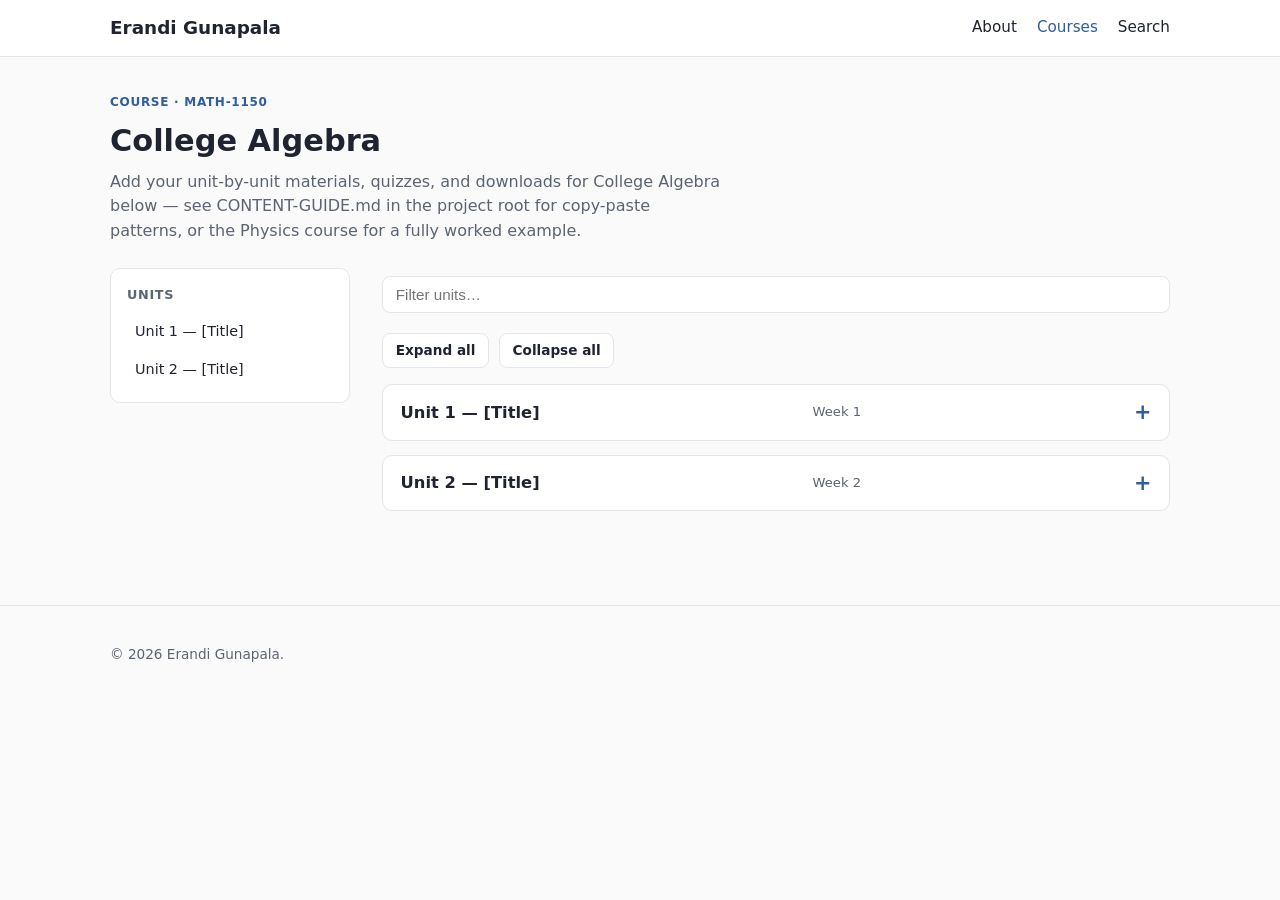
<file: courses/math-1150/index.html>
<!DOCTYPE html>
<html lang="en">
<head>
<meta charset="UTF-8" />
<meta name="viewport" content="width=device-width, initial-scale=1.0" />
<title>College Algebra — Erandi Gunapala</title>
<link rel="stylesheet" href="../../assets/css/style.css" />
</head>
<body data-nav-id="courses">

<header class="site-header">
  <div class="container">
    <a class="site-title" href="../../index.html">Erandi Gunapala</a>
    <button class="nav-toggle" aria-expanded="false" aria-label="Toggle menu">☰</button>
    <nav class="site-nav">
      <a href="../../index.html" data-nav-id="home">About</a>
      <a href="../index.html" data-nav-id="courses">Courses</a>
      <a href="../../search.html" data-nav-id="search">Search</a>
    </nav>
  </div>
</header>

<main class="container">

  <section class="page-hero">
    <p class="eyebrow">Course · MATH-1150</p>
    <h1>College Algebra</h1>
    <p class="lede">
      Add your unit-by-unit materials, quizzes, and downloads for College Algebra below — see CONTENT-GUIDE.md in the project root for copy-paste patterns, or the Physics course for a fully worked example.
    </p>
  </section>

  <div class="course-layout">

    <nav class="unit-nav" aria-label="Units in this course">
      <h2>Units</h2>
      <ol>
        <li><a href="#unit-1">Unit 1 — [Title]</a></li>
        <li><a href="#unit-2">Unit 2 — [Title]</a></li>
      </ol>
    </nav>

    <div>
      <div class="filter-box" data-filter-target=".unit" data-filter-empty="#units-empty">
        <input type="search" placeholder="Filter units…" aria-label="Filter units" />
      </div>
      <p class="filter-count" data-filter-count></p>

      <div class="collapse-controls" data-collapse-controls=".unit">
        <button type="button" class="btn" data-expand-all>Expand all</button>
        <button type="button" class="btn" data-collapse-all>Collapse all</button>
      </div>

      <details class="unit" id="unit-1" data-title="Unit 1" data-tags="">
        <summary>
          Unit 1 — [Title]
          <span class="unit-meta">Week 1</span>
        </summary>
        <div class="unit-body">
          <p>[Unit overview goes here.]</p>

          <p class="placeholder-note">
            To add a quiz here, copy a <code>&lt;div class="quiz" data-quiz='...'&gt;</code>
            block from the Physics example and include
            <code>assets/js/quiz.js</code> at the bottom of this page.
          </p>

          <ul class="file-list">
            <li><a href="files/unit1-materials.pdf"><span class="file-icon">📄</span> Unit 1 Materials (add this file)</a></li>
          </ul>
        </div>
      </details>

      <details class="unit" id="unit-2" data-title="Unit 2" data-tags="">
        <summary>
          Unit 2 — [Title]
          <span class="unit-meta">Week 2</span>
        </summary>
        <div class="unit-body">
          <p>[Unit overview goes here.]</p>
          <p class="placeholder-note">Add more &lt;details class="unit"&gt; blocks for additional units/weeks, and matching links in the sidebar above.</p>
        </div>
      </details>

      <p class="no-results" id="units-empty" style="display:none;">No units matched that filter.</p>
    </div>
  </div>

</main>

<footer class="site-footer">
  <div class="container">
    <p>&copy; <span id="year"></span> Erandi Gunapala.</p>
  </div>
</footer>

<script>document.getElementById("year").textContent = new Date().getFullYear();</script>
<script src="../../assets/js/nav.js"></script>
<script src="../../assets/js/collapsible.js"></script>
<script src="../../assets/js/search.js"></script>
<script src="../../assets/js/quiz.js"></script>
</body>
</html>
</file>
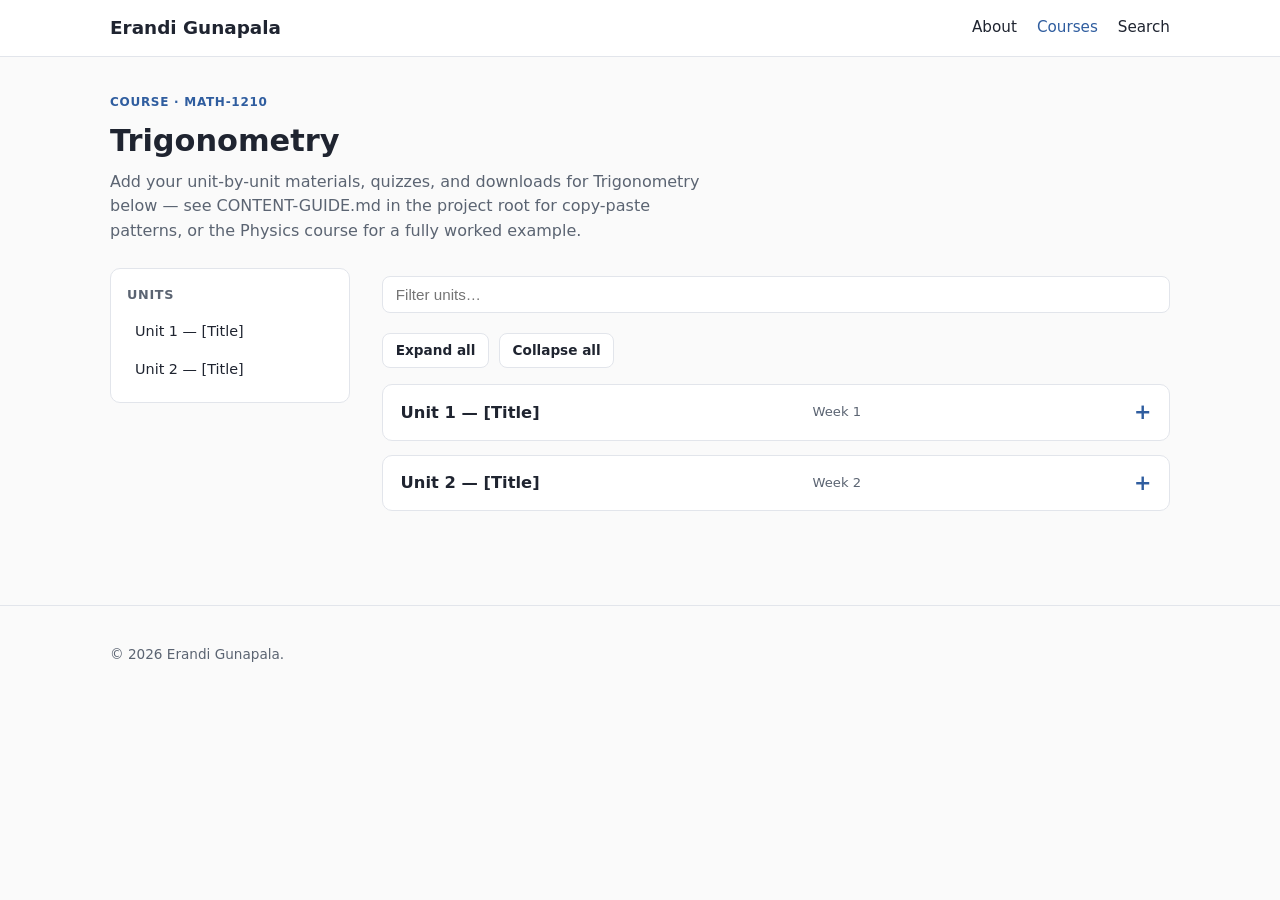
<file: courses/trig-1210/index.html>
<!DOCTYPE html>
<html lang="en">
<head>
<meta charset="UTF-8" />
<meta name="viewport" content="width=device-width, initial-scale=1.0" />
<title>Trigonometry — Erandi Gunapala</title>
<link rel="stylesheet" href="../../assets/css/style.css" />
</head>
<body data-nav-id="courses">

<header class="site-header">
  <div class="container">
    <a class="site-title" href="../../index.html">Erandi Gunapala</a>
    <button class="nav-toggle" aria-expanded="false" aria-label="Toggle menu">☰</button>
    <nav class="site-nav">
      <a href="../../index.html" data-nav-id="home">About</a>
      <a href="../index.html" data-nav-id="courses">Courses</a>
      <a href="../../search.html" data-nav-id="search">Search</a>
    </nav>
  </div>
</header>

<main class="container">

  <section class="page-hero">
    <p class="eyebrow">Course · MATH-1210</p>
    <h1>Trigonometry</h1>
    <p class="lede">
      Add your unit-by-unit materials, quizzes, and downloads for Trigonometry below — see CONTENT-GUIDE.md in the project root for copy-paste patterns, or the Physics course for a fully worked example.
    </p>
  </section>

  <div class="course-layout">

    <nav class="unit-nav" aria-label="Units in this course">
      <h2>Units</h2>
      <ol>
        <li><a href="#unit-1">Unit 1 — [Title]</a></li>
        <li><a href="#unit-2">Unit 2 — [Title]</a></li>
      </ol>
    </nav>

    <div>
      <div class="filter-box" data-filter-target=".unit" data-filter-empty="#units-empty">
        <input type="search" placeholder="Filter units…" aria-label="Filter units" />
      </div>
      <p class="filter-count" data-filter-count></p>

      <div class="collapse-controls" data-collapse-controls=".unit">
        <button type="button" class="btn" data-expand-all>Expand all</button>
        <button type="button" class="btn" data-collapse-all>Collapse all</button>
      </div>

      <details class="unit" id="unit-1" data-title="Unit 1" data-tags="">
        <summary>
          Unit 1 — [Title]
          <span class="unit-meta">Week 1</span>
        </summary>
        <div class="unit-body">
          <p>[Unit overview goes here.]</p>

          <p class="placeholder-note">
            To add a quiz here, copy a <code>&lt;div class="quiz" data-quiz='...'&gt;</code>
            block from the Physics example and include
            <code>assets/js/quiz.js</code> at the bottom of this page.
          </p>

          <ul class="file-list">
            <li><a href="files/unit1-materials.pdf"><span class="file-icon">📄</span> Unit 1 Materials (add this file)</a></li>
          </ul>
        </div>
      </details>

      <details class="unit" id="unit-2" data-title="Unit 2" data-tags="">
        <summary>
          Unit 2 — [Title]
          <span class="unit-meta">Week 2</span>
        </summary>
        <div class="unit-body">
          <p>[Unit overview goes here.]</p>
          <p class="placeholder-note">Add more &lt;details class="unit"&gt; blocks for additional units/weeks, and matching links in the sidebar above.</p>
        </div>
      </details>

      <p class="no-results" id="units-empty" style="display:none;">No units matched that filter.</p>
    </div>
  </div>

</main>

<footer class="site-footer">
  <div class="container">
    <p>&copy; <span id="year"></span> Erandi Gunapala.</p>
  </div>
</footer>

<script>document.getElementById("year").textContent = new Date().getFullYear();</script>
<script src="../../assets/js/nav.js"></script>
<script src="../../assets/js/collapsible.js"></script>
<script src="../../assets/js/search.js"></script>
<script src="../../assets/js/quiz.js"></script>
</body>
</html>
</file>
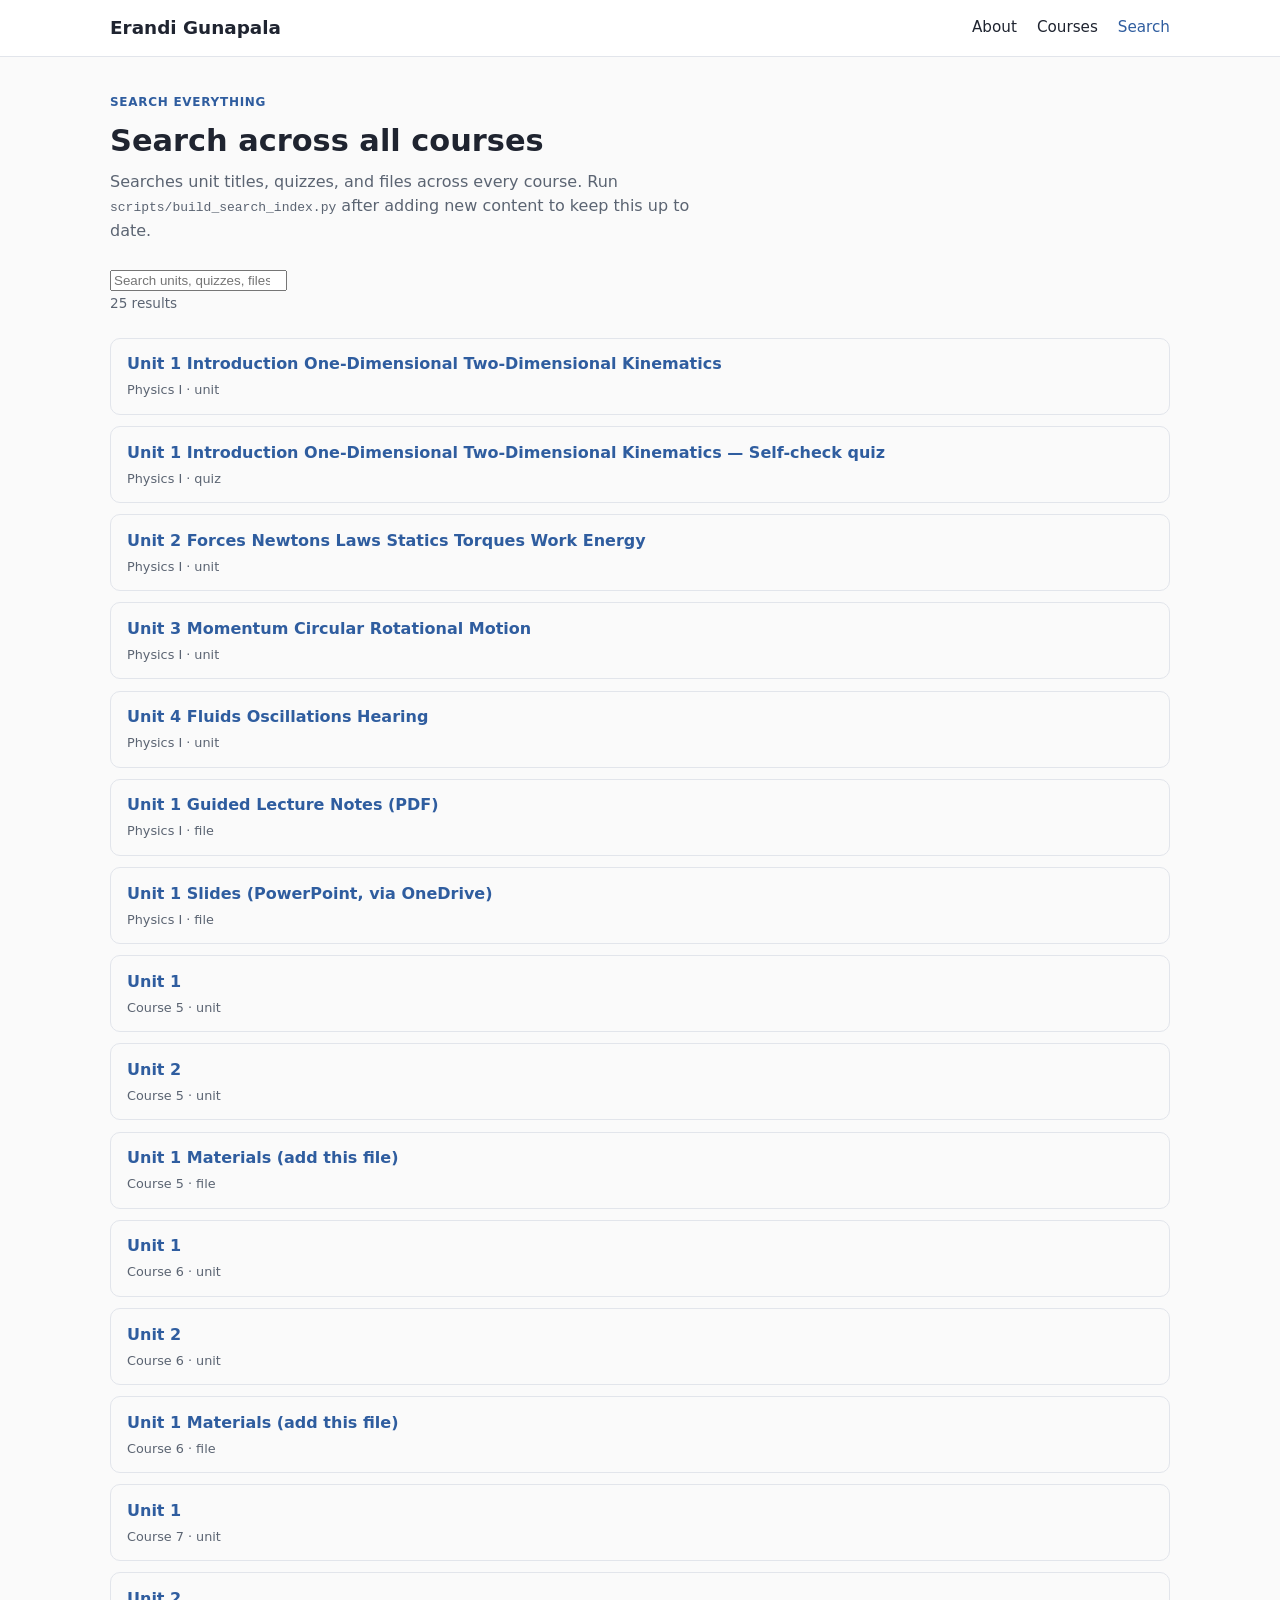
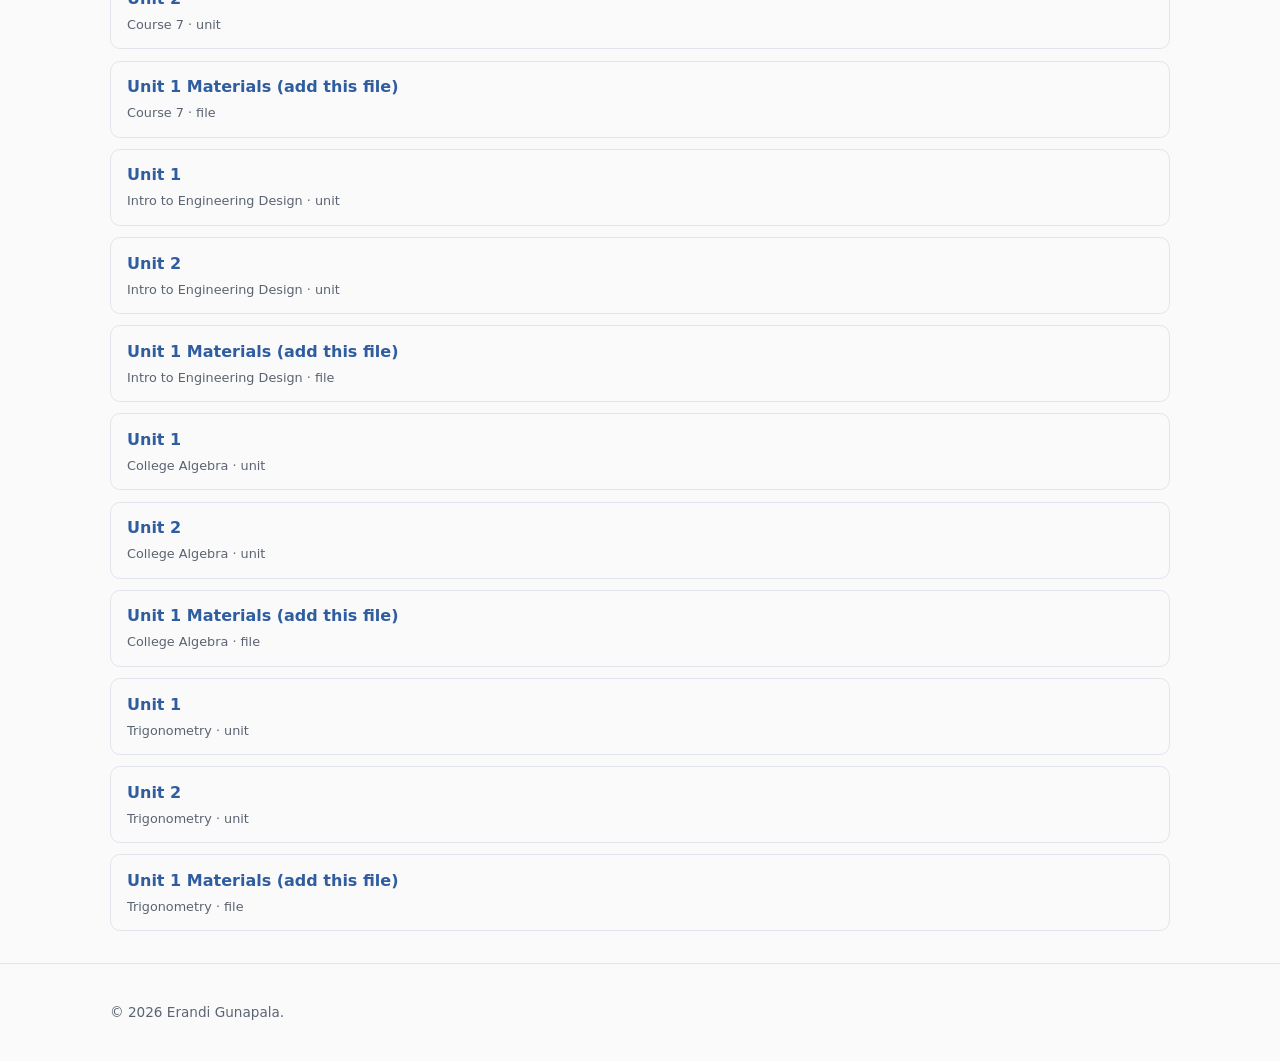
<file: search.html>
<!DOCTYPE html>
<html lang="en">
<head>
<meta charset="UTF-8" />
<meta name="viewport" content="width=device-width, initial-scale=1.0" />
<title>Search — Erandi Gunapala</title>
<link rel="stylesheet" href="assets/css/style.css" />
</head>
<body data-nav-id="search">

<header class="site-header">
  <div class="container">
    <a class="site-title" href="index.html">Erandi Gunapala</a>
    <button class="nav-toggle" aria-expanded="false" aria-label="Toggle menu">☰</button>
    <nav class="site-nav">
      <a href="index.html" data-nav-id="home">About</a>
      <a href="courses/index.html" data-nav-id="courses">Courses</a>
      <a href="search.html" data-nav-id="search">Search</a>
    </nav>
  </div>
</header>

<main class="container">

  <section class="page-hero search-hero">
    <p class="eyebrow">Search everything</p>
    <h1>Search across all courses</h1>
    <p class="lede">Searches unit titles, quizzes, and files across every course. Run <code>scripts/build_search_index.py</code> after adding new content to keep this up to date.</p>
  </section>

  <div data-sitewide-search data-index-url="assets/data/search-index.json">
    <input type="search" placeholder="Search units, quizzes, files…" aria-label="Search all materials" />
    <p class="filter-count" data-result-count></p>
    <ul class="result-list" data-results></ul>
  </div>

</main>

<footer class="site-footer">
  <div class="container">
    <p>&copy; <span id="year"></span> Erandi Gunapala.</p>
  </div>
</footer>

<script>document.getElementById("year").textContent = new Date().getFullYear();</script>
<script src="assets/js/nav.js"></script>
<script src="assets/js/search.js"></script>
</body>
</html>
</file>
<file: assets/css/style.css>
/* =========================================================
   Course Site — shared stylesheet
   Plain CSS, no build step. Edit the variables below to
   reskin the whole site (colors, fonts, spacing).
   ========================================================= */

:root {
  --color-bg: #fafafa;
  --color-surface: #ffffff;
  --color-text: #1f2430;
  --color-text-muted: #5b6472;
  --color-border: #e2e5eb;
  --color-primary: #2f5d9f;
  --color-primary-dark: #234a80;
  --color-primary-light: #e8f0fc;
  --color-success: #1e7d43;
  --color-success-bg: #e7f6ec;
  --color-error: #b3261e;
  --color-error-bg: #fbe9e8;
  --radius: 10px;
  --max-width: 1100px;
  --font-body: system-ui, -apple-system, "Segoe UI", Roboto, Helvetica, Arial, sans-serif;
  --font-mono: ui-monospace, SFMono-Regular, Menlo, Consolas, monospace;
}

* { box-sizing: border-box; }

html { scroll-behavior: smooth; }

body {
  margin: 0;
  font-family: var(--font-body);
  color: var(--color-text);
  background: var(--color-bg);
  line-height: 1.55;
}

a { color: var(--color-primary); }
a:hover { color: var(--color-primary-dark); }

img { max-width: 100%; }

.container {
  max-width: var(--max-width);
  margin: 0 auto;
  padding: 0 1.25rem;
}

/* ---------- Header / site nav ---------- */

.site-header {
  background: var(--color-surface);
  border-bottom: 1px solid var(--color-border);
  position: sticky;
  top: 0;
  z-index: 50;
}

.site-header .container {
  display: flex;
  align-items: center;
  justify-content: space-between;
  padding-top: 0.85rem;
  padding-bottom: 0.85rem;
}

.site-title {
  font-weight: 700;
  font-size: 1.15rem;
  text-decoration: none;
  color: var(--color-text);
}

.site-nav {
  display: flex;
  gap: 1.25rem;
  align-items: center;
}

.site-nav a {
  text-decoration: none;
  color: var(--color-text);
  font-weight: 500;
  font-size: 0.95rem;
}

.site-nav a:hover,
.site-nav a[aria-current="page"] {
  color: var(--color-primary);
}

.nav-toggle {
  display: none;
  background: none;
  border: 1px solid var(--color-border);
  border-radius: 8px;
  padding: 0.4rem 0.6rem;
  font-size: 1rem;
  cursor: pointer;
}

@media (max-width: 720px) {
  .nav-toggle { display: inline-flex; }
  .site-nav {
    position: absolute;
    top: 100%;
    left: 0;
    right: 0;
    background: var(--color-surface);
    border-bottom: 1px solid var(--color-border);
    flex-direction: column;
    align-items: flex-start;
    padding: 0.75rem 1.25rem 1rem;
    gap: 0.6rem;
    display: none;
  }
  .site-nav.is-open { display: flex; }
}

/* ---------- Hero / page header ---------- */

.page-hero {
  padding: 2.25rem 0 1.5rem;
}

.page-hero h1 {
  margin: 0 0 0.35rem;
  font-size: 1.9rem;
}

.page-hero p.lede {
  color: var(--color-text-muted);
  max-width: 60ch;
  margin: 0;
}

.eyebrow {
  text-transform: uppercase;
  letter-spacing: 0.06em;
  font-size: 0.75rem;
  font-weight: 700;
  color: var(--color-primary);
  margin: 0 0 0.35rem;
}

/* ---------- Cards (profile, course listing) ---------- */

.card-grid {
  display: grid;
  grid-template-columns: repeat(auto-fill, minmax(260px, 1fr));
  gap: 1rem;
  margin: 1.5rem 0 2.5rem;
}

.card {
  background: var(--color-surface);
  border: 1px solid var(--color-border);
  border-radius: var(--radius);
  padding: 1.1rem 1.2rem;
  text-decoration: none;
  color: inherit;
  display: block;
  transition: box-shadow 0.15s ease, transform 0.15s ease;
}

.card:hover {
  box-shadow: 0 6px 18px rgba(20, 30, 60, 0.08);
  transform: translateY(-2px);
}

.card h3 {
  margin: 0 0 0.35rem;
  font-size: 1.05rem;
  color: var(--color-text);
}

.card p {
  margin: 0;
  font-size: 0.9rem;
  color: var(--color-text-muted);
}

.tag-row {
  margin-top: 0.6rem;
  display: flex;
  flex-wrap: wrap;
  gap: 0.35rem;
}

.tag {
  font-size: 0.72rem;
  background: var(--color-primary-light);
  color: var(--color-primary-dark);
  padding: 0.15rem 0.5rem;
  border-radius: 999px;
  font-weight: 600;
}

/* ---------- Profile page ---------- */

.profile-layout {
  display: grid;
  grid-template-columns: 180px 1fr;
  gap: 2rem;
  align-items: start;
  margin-bottom: 2.5rem;
}

@media (max-width: 640px) {
  .profile-layout { grid-template-columns: 1fr; }
}

.profile-photo {
  width: 100%;
  aspect-ratio: 1 / 1;
  border-radius: 50%;
  background: var(--color-primary-light);
  display: flex;
  align-items: center;
  justify-content: center;
  color: var(--color-primary-dark);
  font-weight: 700;
  font-size: 2rem;
  border: 1px solid var(--color-border);
  overflow: hidden;
}

.profile-photo img { width: 100%; height: 100%; object-fit: cover; }

.contact-list {
  list-style: none;
  padding: 0;
  margin: 1rem 0 0;
  display: flex;
  flex-direction: column;
  gap: 0.4rem;
  font-size: 0.92rem;
}

.contact-list .contact-icon {
  display: inline-block;
  width: 1.3em;
}

/* ---------- Office hours callout ---------- */

.office-hours,
.info-box {
  margin-top: 1.25rem;
  border: 1px solid var(--color-border);
  border-radius: var(--radius);
  overflow: hidden;
  max-width: 30rem;
}

.office-hours h3,
.info-box h3 {
  margin: 0;
  background: var(--color-primary-light);
  color: var(--color-primary-dark);
  font-size: 0.85rem;
  text-transform: uppercase;
  letter-spacing: 0.04em;
  padding: 0.55rem 1rem;
}

.office-hours dl,
.info-box dl {
  margin: 0;
  padding: 0.85rem 1rem;
  display: grid;
  grid-template-columns: auto 1fr;
  column-gap: 0.9rem;
  row-gap: 0.5rem;
  font-size: 0.9rem;
}

.office-hours dt,
.info-box dt {
  color: var(--color-text-muted);
  font-weight: 600;
  white-space: nowrap;
}

.office-hours dd,
.info-box dd {
  margin: 0;
}

/* Course info boxes sit side-by-side on wide screens instead of stacking. */
.info-box-row {
  display: flex;
  flex-wrap: wrap;
  gap: 1rem;
  margin: 1rem 0 1.75rem;
}

.info-box-row .info-box {
  margin-top: 0;
  flex: 1 1 260px;
  max-width: none;
}

.track-table {
  width: 100%;
  border-collapse: collapse;
  font-size: 0.9rem;
  margin: 0.75rem 0;
}

.track-table th,
.track-table td {
  text-align: left;
  padding: 0.5rem 0.7rem;
  border-bottom: 1px solid var(--color-border);
  vertical-align: top;
}

.track-table th {
  font-size: 0.75rem;
  text-transform: uppercase;
  letter-spacing: 0.04em;
  color: var(--color-text-muted);
}

.topic-list {
  margin: 0.5rem 0 0;
  padding-left: 1.2rem;
}

.topic-list li {
  margin-bottom: 0.3rem;
}

.topic-list .chapter-label {
  font-weight: 600;
  color: var(--color-text-muted);
  font-size: 0.82rem;
  display: block;
  margin: 0.7rem 0 0.2rem;
  text-transform: uppercase;
  letter-spacing: 0.03em;
}

/* ---------- Course page layout ---------- */

.course-layout {
  display: grid;
  grid-template-columns: 240px 1fr;
  gap: 2rem;
  padding-bottom: 3rem;
}

@media (max-width: 800px) {
  .course-layout { grid-template-columns: 1fr; }
}

.unit-nav {
  position: sticky;
  top: 4.5rem;
  align-self: start;
  border: 1px solid var(--color-border);
  background: var(--color-surface);
  border-radius: var(--radius);
  padding: 1rem;
}

@media (max-width: 800px) {
  .unit-nav { position: static; }
}

.unit-nav h2 {
  font-size: 0.8rem;
  text-transform: uppercase;
  letter-spacing: 0.05em;
  color: var(--color-text-muted);
  margin: 0 0 0.6rem;
}

.unit-nav ol {
  list-style: none;
  margin: 0;
  padding: 0;
  display: flex;
  flex-direction: column;
  gap: 0.3rem;
}

.unit-nav a {
  display: block;
  text-decoration: none;
  color: var(--color-text);
  font-size: 0.9rem;
  padding: 0.35rem 0.5rem;
  border-radius: 6px;
}

.unit-nav a:hover { background: var(--color-primary-light); }
.unit-nav a.active { background: var(--color-primary-light); color: var(--color-primary-dark); font-weight: 600; }

/* ---------- Filter / search box ---------- */

.filter-box {
  display: flex;
  gap: 0.5rem;
  margin: 0.5rem 0 1.25rem;
}

.filter-box input[type="search"] {
  flex: 1;
  padding: 0.55rem 0.8rem;
  border: 1px solid var(--color-border);
  border-radius: 8px;
  font-size: 0.95rem;
}

.filter-count {
  font-size: 0.85rem;
  color: var(--color-text-muted);
  margin: 0 0 0.75rem;
}

.no-results {
  color: var(--color-text-muted);
  font-style: italic;
  padding: 1rem 0;
}

/* ---------- Collapsible units ---------- */

.unit {
  background: var(--color-surface);
  border: 1px solid var(--color-border);
  border-radius: var(--radius);
  margin-bottom: 0.9rem;
  scroll-margin-top: 4.5rem;
  overflow: hidden;
}

.unit > summary {
  cursor: pointer;
  padding: 0.9rem 1.1rem;
  font-weight: 600;
  font-size: 1.02rem;
  list-style: none;
  display: flex;
  align-items: center;
  justify-content: space-between;
  gap: 0.75rem;
}

.unit > summary::-webkit-details-marker { display: none; }

.unit > summary .unit-meta {
  font-weight: 400;
  font-size: 0.82rem;
  color: var(--color-text-muted);
}

.unit > summary::after {
  content: "+";
  font-size: 1.3rem;
  line-height: 1;
  color: var(--color-primary);
  flex-shrink: 0;
}

.unit[open] > summary::after { content: "\2212"; }

.unit-body {
  padding: 0 1.1rem 1.1rem;
  border-top: 1px solid var(--color-border);
}

.unit-body > * + * { margin-top: 0.9rem; }

.collapse-controls {
  margin: 0.5rem 0 1rem;
  display: flex;
  gap: 0.6rem;
}

.btn {
  font: inherit;
  font-size: 0.85rem;
  font-weight: 600;
  padding: 0.4rem 0.8rem;
  border-radius: 8px;
  border: 1px solid var(--color-border);
  background: var(--color-surface);
  cursor: pointer;
  color: var(--color-text);
}

.btn:hover { border-color: var(--color-primary); color: var(--color-primary); }

.btn-primary {
  background: var(--color-primary);
  border-color: var(--color-primary);
  color: #fff;
}

.btn-primary:hover { background: var(--color-primary-dark); color: #fff; }

/* ---------- Downloadable files ---------- */

.file-list {
  list-style: none;
  margin: 0;
  padding: 0;
  display: flex;
  flex-direction: column;
  gap: 0.4rem;
}

.file-list a {
  display: flex;
  align-items: center;
  gap: 0.5rem;
  text-decoration: none;
  padding: 0.5rem 0.7rem;
  border: 1px solid var(--color-border);
  border-radius: 8px;
  font-size: 0.9rem;
  color: var(--color-text);
}

.file-list a:hover { border-color: var(--color-primary); background: var(--color-primary-light); }

.file-icon {
  font-size: 1rem;
}

/* ---------- Quiz widget ---------- */

.quiz {
  border: 1px solid var(--color-border);
  border-radius: var(--radius);
  padding: 1rem 1.1rem;
  background: #fcfcfd;
}

.quiz-question {
  margin-bottom: 1.1rem;
}

.quiz-question:last-child { margin-bottom: 0; }

.quiz-question p.q-text {
  font-weight: 600;
  margin: 0 0 0.5rem;
}

.quiz-options {
  list-style: none;
  padding: 0;
  margin: 0 0 0.5rem;
  display: flex;
  flex-direction: column;
  gap: 0.4rem;
}

.quiz-options label {
  display: flex;
  align-items: center;
  gap: 0.5rem;
  padding: 0.45rem 0.6rem;
  border: 1px solid var(--color-border);
  border-radius: 8px;
  cursor: pointer;
  font-size: 0.92rem;
}

.quiz-options label:hover { border-color: var(--color-primary); }

.quiz-options label.is-correct {
  border-color: var(--color-success);
  background: var(--color-success-bg);
}

.quiz-options label.is-incorrect {
  border-color: var(--color-error);
  background: var(--color-error-bg);
}

.quiz-feedback {
  font-size: 0.88rem;
  padding: 0.5rem 0.7rem;
  border-radius: 8px;
  margin-top: 0.4rem;
  display: none;
}

.quiz-feedback.is-visible { display: block; }
.quiz-feedback.is-correct { background: var(--color-success-bg); color: var(--color-success); }
.quiz-feedback.is-incorrect { background: var(--color-error-bg); color: var(--color-error); }

.quiz-score {
  margin-top: 1rem;
  font-weight: 600;
  font-size: 0.92rem;
  color: var(--color-text-muted);
}

/* ---------- Projectile simulator ---------- */

.sim-wrap {
  border: 1px solid var(--color-border);
  border-radius: var(--radius);
  padding: 1rem 1.1rem;
  background: #fcfcfd;
}

.sim-layout {
  display: grid;
  grid-template-columns: 1fr 220px;
  gap: 1rem;
}

@media (max-width: 640px) {
  .sim-layout { grid-template-columns: 1fr; }
}

.sim-canvas-box {
  display: flex;
  flex-direction: column;
  gap: 0.6rem;
}

.sim-canvas-box canvas {
  width: 100%;
  height: auto;
  background: linear-gradient(#eaf2fd, #ffffff 70%);
  border: 1px solid var(--color-border);
  border-radius: 8px;
  display: block;
}

/* ---------- 1D motion simulator (mode toggle + stacked graphs) ---------- */

.mode-toggle {
  display: flex;
  gap: 0.5rem;
  margin-bottom: 0.9rem;
  flex-wrap: wrap;
}

.mode-toggle .btn.active {
  background: var(--color-primary);
  border-color: var(--color-primary);
  color: #fff;
}

.sim-controls {
  display: flex;
  flex-direction: column;
  gap: 0.85rem;
  font-size: 0.85rem;
}

.sim-controls label {
  display: flex;
  flex-direction: column;
  gap: 0.25rem;
  font-weight: 600;
}

.sim-controls output {
  font-weight: 400;
  color: var(--color-text-muted);
}

.sim-controls select,
.sim-controls input[type="range"] {
  width: 100%;
}

.sim-readout {
  margin-top: 0.5rem;
  border-top: 1px solid var(--color-border);
  padding-top: 0.6rem;
  display: grid;
  gap: 0.25rem;
  font-size: 0.85rem;
  color: var(--color-text-muted);
}

.sim-readout strong { color: var(--color-text); }

.sim-buttons {
  display: flex;
  gap: 0.5rem;
}

/* ---------- Search page ---------- */

.search-hero input[type="search"] {
  width: 100%;
  padding: 0.75rem 1rem;
  font-size: 1.05rem;
  border: 1px solid var(--color-border);
  border-radius: 10px;
}

.result-list {
  list-style: none;
  margin: 1.5rem 0;
  padding: 0;
  display: flex;
  flex-direction: column;
  gap: 0.7rem;
}

.result-item {
  border: 1px solid var(--color-border);
  border-radius: var(--radius);
  padding: 0.85rem 1rem;
}

.result-item a {
  font-weight: 600;
  text-decoration: none;
}

.result-item .result-meta {
  font-size: 0.8rem;
  color: var(--color-text-muted);
  margin-top: 0.2rem;
}

/* ---------- Footer ---------- */

.site-footer {
  border-top: 1px solid var(--color-border);
  padding: 1.5rem 0;
  color: var(--color-text-muted);
  font-size: 0.85rem;
  margin-top: 2rem;
}

.placeholder-note {
  font-size: 0.82rem;
  background: #fff8e6;
  border: 1px solid #f0dfa8;
  color: #6b5406;
  padding: 0.6rem 0.8rem;
  border-radius: 8px;
  margin: 0.75rem 0;
}
</file>
